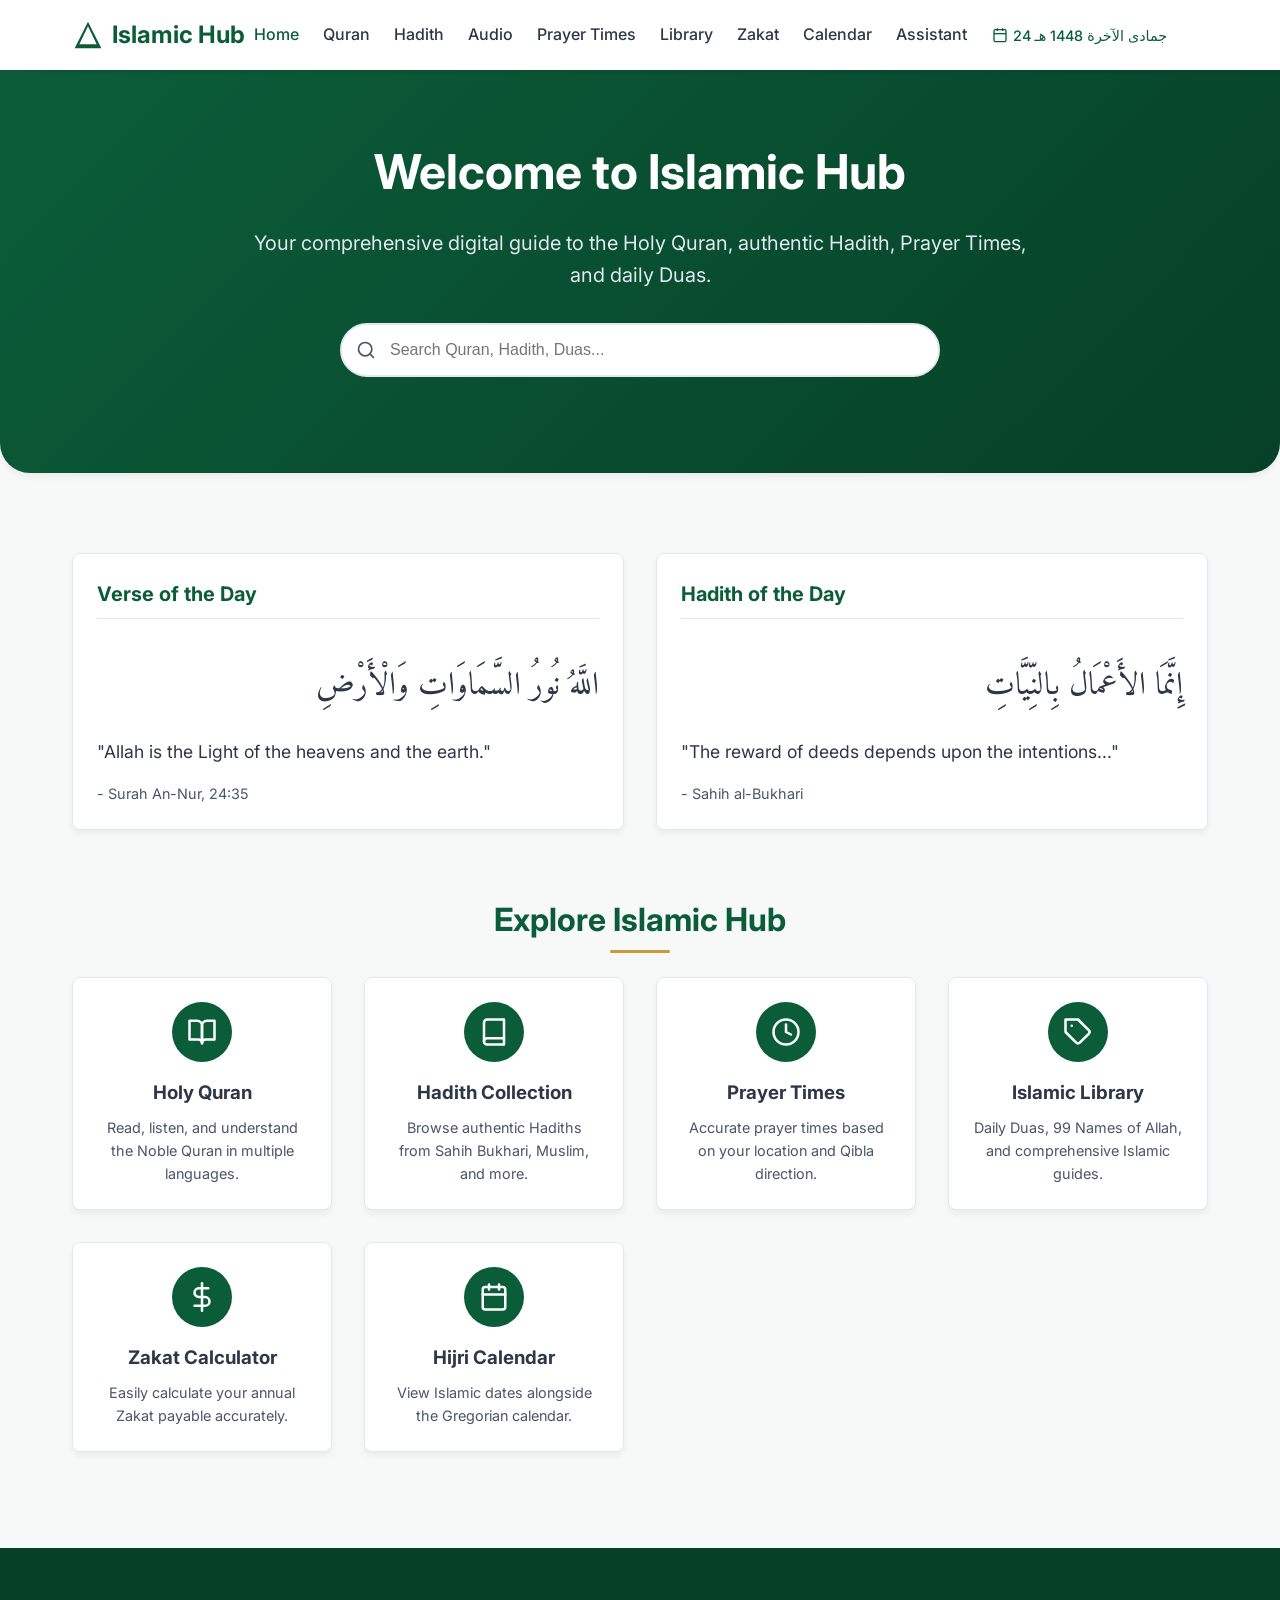
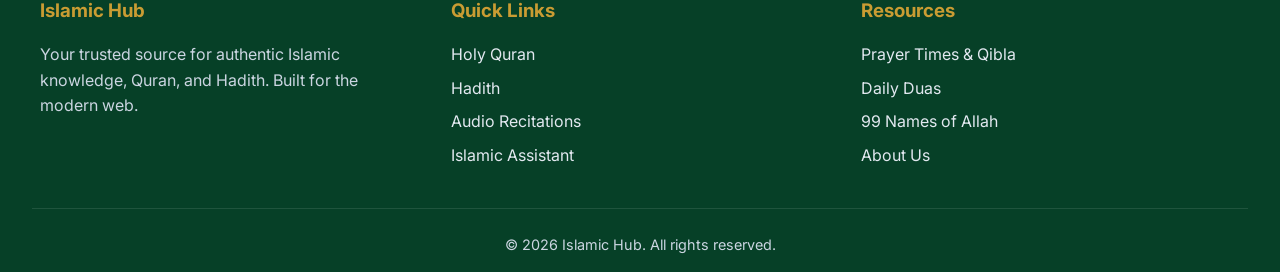
<file: index.html>
<!DOCTYPE html>
<html lang="en">
<head>
    <meta charset="UTF-8">
    <meta name="viewport" content="width=device-width, initial-scale=1.0">
    <title>Islamic Hub - Home</title>
    <meta name="description" content="Islamic Hub provides complete Quran, Hadith, Duas, Prayer Times, and an Islamic Assistant in a modern, responsive web application.">
    <!-- Google Fonts -->
    <link href="https://fonts.googleapis.com/css2?family=Amiri:wght@400;700&family=Inter:wght@300;400;500;600;700&display=swap" rel="stylesheet">
    <!-- Custom CSS -->
    <link rel="stylesheet" href="css/style_v1.css">
    <link rel="stylesheet" href="css/responsive.css">
</head>
<body>

    <!-- Header Navigation -->
    <header>
        <div class="nav-container">
            <a href="index.html" class="logo">
                <svg class="logo-icon" viewBox="0 0 24 24" xmlns="http://www.w3.org/2000/svg">
                    <path d="M12 2L2 22h20L12 2zm0 3.5L18.5 19h-13L12 5.5z"/>
                </svg>
                Islamic Hub
            </a>
            
            <nav id="nav-menu">
                <ul>
                    <li><a href="index.html" class="active">Home</a></li>
                    <li><a href="quran.html">Quran</a></li>
                    <li><a href="hadith.html">Hadith</a></li>
                    <li><a href="audio.html">Audio</a></li>
                    <li><a href="prayer.html">Prayer Times</a></li>
                    <li><a href="duas.html">Library</a></li>
                    <li><a href="zakat.html">Zakat</a></li>
                    <li><a href="calendar.html">Calendar</a></li>
                    <li><a href="assistant.html">Assistant</a></li>
                </ul>
            </nav>

            <button id="theme-toggle" class="theme-toggle" aria-label="Toggle Dark Mode">
                <!-- Icon inserted via JS -->
            </button>
            
            <button id="mobile-toggle" class="mobile-toggle" aria-label="Toggle Mobile Menu">
                <svg xmlns="http://www.w3.org/2000/svg" width="24" height="24" viewBox="0 0 24 24" fill="none" stroke="currentColor" stroke-width="2" stroke-linecap="round" stroke-linejoin="round"><line x1="3" y1="12" x2="21" y2="12"></line><line x1="3" y1="6" x2="21" y2="6"></line><line x1="3" y1="18" x2="21" y2="18"></line></svg>
            </button>
        </div>
    </header>

    <!-- Main Content -->
    <main>
        <!-- Hero Section -->
        <section class="hero" style="background: linear-gradient(135deg, var(--primary-color), var(--primary-dark)); color: white; padding: 4rem 2rem; text-align: center; border-bottom-left-radius: 30px; border-bottom-right-radius: 30px; margin-bottom: 3rem; box-shadow: var(--shadow-md);">
            <div style="max-width: 800px; margin: 0 auto;">
                <h1 style="font-size: 3rem; margin-bottom: 1rem; font-weight: 700;">Welcome to Islamic Hub</h1>
                <p style="font-size: 1.25rem; margin-bottom: 2rem; color: #e2e8f0;">Your comprehensive digital guide to the Holy Quran, authentic Hadith, Prayer Times, and daily Duas.</p>
                
                <!-- Global Search -->
                <div class="search-container">
                    <svg class="search-icon" xmlns="http://www.w3.org/2000/svg" width="20" height="20" viewBox="0 0 24 24" fill="none" stroke="currentColor" stroke-width="2" stroke-linecap="round" stroke-linejoin="round"><circle cx="11" cy="11" r="8"></circle><line x1="21" y1="21" x2="16.65" y2="16.65"></line></svg>
                    <input type="text" class="search-input" placeholder="Search Quran, Hadith, Duas...">
                </div>
            </div>
        </section>

        <div class="container">
            <!-- Today's Highlights -->
            <div style="display: grid; grid-template-columns: repeat(auto-fit, minmax(350px, 1fr)); gap: 2rem; margin-bottom: 4rem;">
                
                <!-- Today's Verse -->
                <div class="card" id="daily-verse">
                    <h2 style="color: var(--primary-color); font-size: 1.25rem; margin-bottom: 1rem; border-bottom: 1px solid var(--border-color); padding-bottom: 0.5rem;">Verse of the Day</h2>
                    <div class="arabic-text" id="verse-text-ar">
                        اللَّهُ نُورُ السَّمَاوَاتِ وَالْأَرْضِ
                    </div>
                    <p style="font-size: 1.1rem; margin-bottom: 1rem;" id="verse-text-en">"Allah is the Light of the heavens and the earth."</p>
                    <p style="color: var(--text-secondary); font-size: 0.9rem;" id="verse-ref">- Surah An-Nur, 24:35</p>
                </div>

                <!-- Today's Hadith -->
                <div class="card" id="daily-hadith">
                    <h2 style="color: var(--primary-color); font-size: 1.25rem; margin-bottom: 1rem; border-bottom: 1px solid var(--border-color); padding-bottom: 0.5rem;">Hadith of the Day</h2>
                    <div class="arabic-text" id="hadith-text-ar">
                        إِنَّمَا الأَعْمَالُ بِالنِّيَّاتِ
                    </div>
                    <p style="font-size: 1.1rem; margin-bottom: 1rem;" id="hadith-text-en">"The reward of deeds depends upon the intentions..."</p>
                    <p style="color: var(--text-secondary); font-size: 0.9rem;" id="hadith-ref">- Sahih al-Bukhari</p>
                </div>
            </div>

            <!-- Features Grid -->
            <h2 class="section-title">Explore Islamic Hub</h2>
            <div style="display: grid; grid-template-columns: repeat(auto-fit, minmax(250px, 1fr)); gap: 2rem;">
                
                <a href="quran.html" style="text-decoration: none; color: inherit;">
                    <div class="card text-center">
                        <div style="width: 60px; height: 60px; background-color: var(--primary-color); color: white; border-radius: 50%; display: flex; align-items: center; justify-content: center; margin: 0 auto 1rem;">
                            <svg xmlns="http://www.w3.org/2000/svg" width="30" height="30" viewBox="0 0 24 24" fill="none" stroke="currentColor" stroke-width="2" stroke-linecap="round" stroke-linejoin="round"><path d="M2 3h6a4 4 0 0 1 4 4v14a3 3 0 0 0-3-3H2z"></path><path d="M22 3h-6a4 4 0 0 0-4 4v14a3 3 0 0 1 3-3h7z"></path></svg>
                        </div>
                        <h3 style="margin-bottom: 0.5rem;">Holy Quran</h3>
                        <p style="color: var(--text-secondary); font-size: 0.9rem;">Read, listen, and understand the Noble Quran in multiple languages.</p>
                    </div>
                </a>

                <a href="hadith.html" style="text-decoration: none; color: inherit;">
                    <div class="card text-center">
                        <div style="width: 60px; height: 60px; background-color: var(--primary-color); color: white; border-radius: 50%; display: flex; align-items: center; justify-content: center; margin: 0 auto 1rem;">
                            <svg xmlns="http://www.w3.org/2000/svg" width="30" height="30" viewBox="0 0 24 24" fill="none" stroke="currentColor" stroke-width="2" stroke-linecap="round" stroke-linejoin="round"><path d="M4 19.5A2.5 2.5 0 0 1 6.5 17H20"></path><path d="M6.5 2H20v20H6.5A2.5 2.5 0 0 1 4 19.5v-15A2.5 2.5 0 0 1 6.5 2z"></path></svg>
                        </div>
                        <h3 style="margin-bottom: 0.5rem;">Hadith Collection</h3>
                        <p style="color: var(--text-secondary); font-size: 0.9rem;">Browse authentic Hadiths from Sahih Bukhari, Muslim, and more.</p>
                    </div>
                </a>

                <a href="prayer.html" style="text-decoration: none; color: inherit;">
                    <div class="card text-center">
                        <div style="width: 60px; height: 60px; background-color: var(--primary-color); color: white; border-radius: 50%; display: flex; align-items: center; justify-content: center; margin: 0 auto 1rem;">
                            <svg xmlns="http://www.w3.org/2000/svg" width="30" height="30" viewBox="0 0 24 24" fill="none" stroke="currentColor" stroke-width="2" stroke-linecap="round" stroke-linejoin="round"><circle cx="12" cy="12" r="10"></circle><polyline points="12 6 12 12 16 14"></polyline></svg>
                        </div>
                        <h3 style="margin-bottom: 0.5rem;">Prayer Times</h3>
                        <p style="color: var(--text-secondary); font-size: 0.9rem;">Accurate prayer times based on your location and Qibla direction.</p>
                    </div>
                </a>

                <a href="duas.html" style="text-decoration: none; color: inherit;">
                    <div class="card text-center">
                        <div style="width: 60px; height: 60px; background-color: var(--primary-color); color: white; border-radius: 50%; display: flex; align-items: center; justify-content: center; margin: 0 auto 1rem;">
                            <svg xmlns="http://www.w3.org/2000/svg" width="30" height="30" viewBox="0 0 24 24" fill="none" stroke="currentColor" stroke-width="2" stroke-linecap="round" stroke-linejoin="round"><path d="M20.59 13.41l-7.17 7.17a2 2 0 0 1-2.83 0L2 12V2h10l8.59 8.59a2 2 0 0 1 0 2.82z"></path><line x1="7" y1="7" x2="7.01" y2="7"></line></svg>
                        </div>
                        <h3 style="margin-bottom: 0.5rem;">Islamic Library</h3>
                        <p style="color: var(--text-secondary); font-size: 0.9rem;">Daily Duas, 99 Names of Allah, and comprehensive Islamic guides.</p>
                    </div>
                </a>

                <a href="zakat.html" style="text-decoration: none; color: inherit;">
                    <div class="card text-center">
                        <div style="width: 60px; height: 60px; background-color: var(--primary-color); color: white; border-radius: 50%; display: flex; align-items: center; justify-content: center; margin: 0 auto 1rem;">
                            <svg xmlns="http://www.w3.org/2000/svg" width="30" height="30" viewBox="0 0 24 24" fill="none" stroke="currentColor" stroke-width="2" stroke-linecap="round" stroke-linejoin="round"><line x1="12" y1="1" x2="12" y2="23"></line><path d="M17 5H9.5a3.5 3.5 0 0 0 0 7h5a3.5 3.5 0 0 1 0 7H6"></path></svg>
                        </div>
                        <h3 style="margin-bottom: 0.5rem;">Zakat Calculator</h3>
                        <p style="color: var(--text-secondary); font-size: 0.9rem;">Easily calculate your annual Zakat payable accurately.</p>
                    </div>
                </a>

                <a href="calendar.html" style="text-decoration: none; color: inherit;">
                    <div class="card text-center">
                        <div style="width: 60px; height: 60px; background-color: var(--primary-color); color: white; border-radius: 50%; display: flex; align-items: center; justify-content: center; margin: 0 auto 1rem;">
                            <svg xmlns="http://www.w3.org/2000/svg" width="30" height="30" viewBox="0 0 24 24" fill="none" stroke="currentColor" stroke-width="2" stroke-linecap="round" stroke-linejoin="round"><rect x="3" y="4" width="18" height="18" rx="2" ry="2"></rect><line x1="16" y1="2" x2="16" y2="6"></line><line x1="8" y1="2" x2="8" y2="6"></line><line x1="3" y1="10" x2="21" y2="10"></line></svg>
                        </div>
                        <h3 style="margin-bottom: 0.5rem;">Hijri Calendar</h3>
                        <p style="color: var(--text-secondary); font-size: 0.9rem;">View Islamic dates alongside the Gregorian calendar.</p>
                    </div>
                </a>

            </div>
        </div>
    </main>

    <!-- Footer -->
    <footer>
        <div class="footer-content">
            <div class="footer-col">
                <h3>Islamic Hub</h3>
                <p style="color: #cbd5e1; margin-bottom: 1rem;">Your trusted source for authentic Islamic knowledge, Quran, and Hadith. Built for the modern web.</p>
            </div>
            <div class="footer-col">
                <h3>Quick Links</h3>
                <ul>
                    <li><a href="quran.html">Holy Quran</a></li>
                    <li><a href="hadith.html">Hadith</a></li>
                    <li><a href="audio.html">Audio Recitations</a></li>
                    <li><a href="assistant.html">Islamic Assistant</a></li>
                </ul>
            </div>
            <div class="footer-col">
                <h3>Resources</h3>
                <ul>
                    <li><a href="prayer.html">Prayer Times & Qibla</a></li>
                    <li><a href="duas.html">Daily Duas</a></li>
                    <li><a href="names.html">99 Names of Allah</a></li>
                    <li><a href="about.html">About Us</a></li>
                </ul>
            </div>
        </div>
        <div class="footer-bottom">
            <p>&copy; 2026 Islamic Hub. All rights reserved.</p>
        </div>
    </footer>

    <script src="js/main_v1.js"></script>
</body>
</html>
</file>
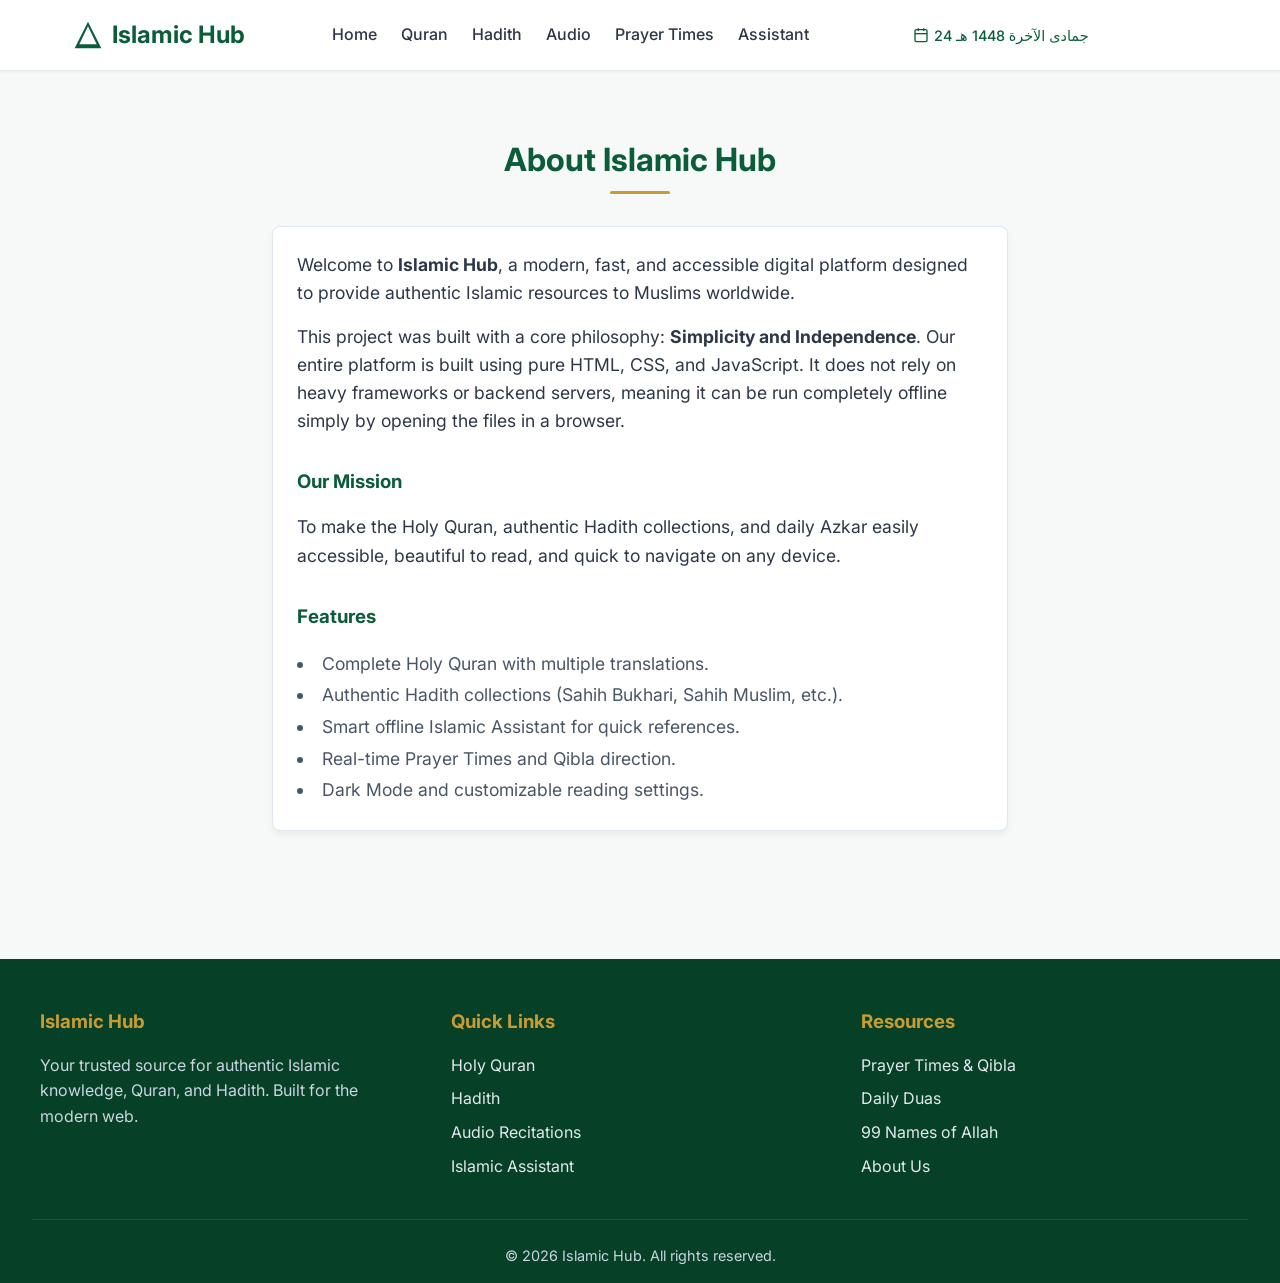
<file: about.html>
<!DOCTYPE html>
<html lang="en">
<head>
    <meta charset="UTF-8">
    <meta name="viewport" content="width=device-width, initial-scale=1.0">
    <title>Islamic Hub - About Us</title>
    <link href="https://fonts.googleapis.com/css2?family=Amiri:wght@400;700&family=Inter:wght@300;400;500;600;700&display=swap" rel="stylesheet">
    <link rel="stylesheet" href="css/style_v1.css">
    <link rel="stylesheet" href="css/responsive.css">
</head>
<body>

    <header>
        <div class="nav-container">
            <a href="index.html" class="logo">
                <svg class="logo-icon" viewBox="0 0 24 24" xmlns="http://www.w3.org/2000/svg"><path d="M12 2L2 22h20L12 2zm0 3.5L18.5 19h-13L12 5.5z"/></svg>
                Islamic Hub
            </a>
            <nav id="nav-menu">
                <ul>
                    <li><a href="index.html">Home</a></li>
                    <li><a href="quran.html">Quran</a></li>
                    <li><a href="hadith.html">Hadith</a></li>
                    <li><a href="audio.html">Audio</a></li>
                    <li><a href="prayer.html">Prayer Times</a></li>
                    <li><a href="assistant.html">Assistant</a></li>
                </ul>
            </nav>
            <button id="theme-toggle" class="theme-toggle"></button>
            <button id="mobile-toggle" class="mobile-toggle">
                <svg xmlns="http://www.w3.org/2000/svg" width="24" height="24" viewBox="0 0 24 24" fill="none" stroke="currentColor" stroke-width="2" stroke-linecap="round" stroke-linejoin="round"><line x1="3" y1="12" x2="21" y2="12"></line><line x1="3" y1="6" x2="21" y2="6"></line><line x1="3" y1="18" x2="21" y2="18"></line></svg>
            </button>
        </div>
    </header>

    <div class="container" style="max-width: 800px; padding-top: 4rem; padding-bottom: 4rem;">
        <h1 class="section-title">About Islamic Hub</h1>
        
        <div class="card" style="margin-top: 2rem;">
            <p style="font-size: 1.1rem; margin-bottom: 1rem;">Welcome to <strong>Islamic Hub</strong>, a modern, fast, and accessible digital platform designed to provide authentic Islamic resources to Muslims worldwide.</p>
            
            <p style="font-size: 1.1rem; margin-bottom: 1rem;">This project was built with a core philosophy: <strong>Simplicity and Independence</strong>. Our entire platform is built using pure HTML, CSS, and JavaScript. It does not rely on heavy frameworks or backend servers, meaning it can be run completely offline simply by opening the files in a browser.</p>

            <h3 style="color: var(--primary-color); margin-top: 2rem; margin-bottom: 1rem;">Our Mission</h3>
            <p style="font-size: 1.1rem; margin-bottom: 1rem;">To make the Holy Quran, authentic Hadith collections, and daily Azkar easily accessible, beautiful to read, and quick to navigate on any device.</p>

            <h3 style="color: var(--primary-color); margin-top: 2rem; margin-bottom: 1rem;">Features</h3>
            <ul style="list-style-position: inside; font-size: 1.1rem; line-height: 1.8; color: var(--text-secondary);">
                <li>Complete Holy Quran with multiple translations.</li>
                <li>Authentic Hadith collections (Sahih Bukhari, Sahih Muslim, etc.).</li>
                <li>Smart offline Islamic Assistant for quick references.</li>
                <li>Real-time Prayer Times and Qibla direction.</li>
                <li>Dark Mode and customizable reading settings.</li>
            </ul>
        </div>
    </div>

    <!-- Footer -->
    <footer>
        <div class="footer-content">
            <div class="footer-col">
                <h3>Islamic Hub</h3>
                <p style="color: #cbd5e1; margin-bottom: 1rem;">Your trusted source for authentic Islamic knowledge, Quran, and Hadith. Built for the modern web.</p>
            </div>
            <div class="footer-col">
                <h3>Quick Links</h3>
                <ul>
                    <li><a href="quran.html">Holy Quran</a></li>
                    <li><a href="hadith.html">Hadith</a></li>
                    <li><a href="audio.html">Audio Recitations</a></li>
                    <li><a href="assistant.html">Islamic Assistant</a></li>
                </ul>
            </div>
            <div class="footer-col">
                <h3>Resources</h3>
                <ul>
                    <li><a href="prayer.html">Prayer Times & Qibla</a></li>
                    <li><a href="duas.html">Daily Duas</a></li>
                    <li><a href="names.html">99 Names of Allah</a></li>
                    <li><a href="about.html">About Us</a></li>
                </ul>
            </div>
        </div>
        <div class="footer-bottom">
            <p>&copy; 2026 Islamic Hub. All rights reserved.</p>
        </div>
    </footer>

    <script src="js/main_v1.js"></script>
</body>
</html>
</file>
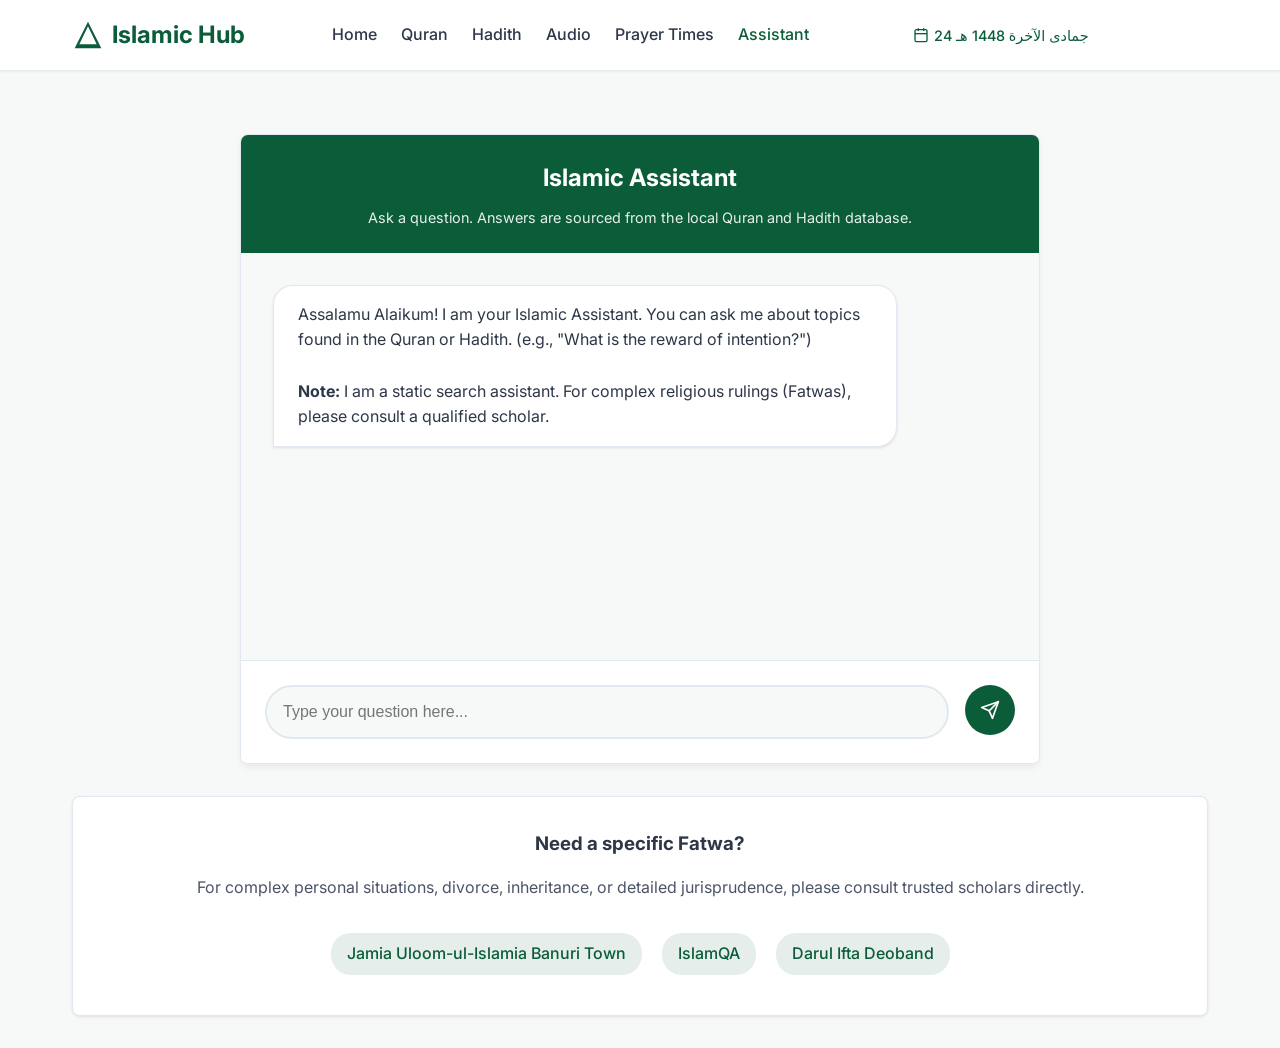
<file: assistant.html>
<!DOCTYPE html>
<html lang="en">
<head>
    <meta charset="UTF-8">
    <meta name="viewport" content="width=device-width, initial-scale=1.0">
    <title>Islamic Hub - Assistant</title>
    <link href="https://fonts.googleapis.com/css2?family=Amiri:wght@400;700&family=Inter:wght@300;400;500;600;700&display=swap" rel="stylesheet">
    <link rel="stylesheet" href="css/style_v1.css">
    <link rel="stylesheet" href="css/responsive.css">
    <style>
        .assistant-container {
            max-width: 800px;
            margin: 2rem auto;
            background: var(--surface-color);
            border-radius: var(--radius);
            box-shadow: var(--shadow-md);
            border: 1px solid var(--border-color);
            overflow: hidden;
            display: flex;
            flex-direction: column;
            height: 70vh;
        }

        .chat-header {
            background-color: var(--primary-color);
            color: white;
            padding: 1.5rem;
            text-align: center;
        }

        .chat-header h2 { margin: 0; font-size: 1.5rem; }
        .chat-header p { margin-top: 0.5rem; font-size: 0.9rem; opacity: 0.9; }

        .chat-box {
            flex: 1;
            padding: 2rem;
            overflow-y: auto;
            background-color: var(--bg-color);
        }

        .message {
            margin-bottom: 1.5rem;
            max-width: 85%;
        }

        .message-user {
            margin-left: auto;
            background-color: var(--primary-color);
            color: white;
            padding: 1rem 1.5rem;
            border-radius: 20px 20px 0 20px;
        }

        .message-assistant {
            margin-right: auto;
            background-color: var(--surface-color);
            border: 1px solid var(--border-color);
            color: var(--text-primary);
            padding: 1rem 1.5rem;
            border-radius: 20px 20px 20px 0;
            box-shadow: var(--shadow-sm);
        }

        .message-assistant .ref {
            font-size: 0.85rem;
            color: var(--primary-color);
            margin-top: 0.5rem;
            display: block;
            font-weight: 600;
        }

        .chat-input-area {
            padding: 1.5rem;
            background: var(--surface-color);
            border-top: 1px solid var(--border-color);
            display: flex;
            gap: 1rem;
        }

        .chat-input {
            flex: 1;
            padding: 1rem;
            border: 2px solid var(--border-color);
            border-radius: 30px;
            font-size: 1rem;
            background: var(--bg-color);
            color: var(--text-primary);
        }

        .chat-input:focus {
            outline: none;
            border-color: var(--primary-color);
        }

        .chat-submit {
            background-color: var(--primary-color);
            color: white;
            border: none;
            width: 50px;
            height: 50px;
            border-radius: 50%;
            cursor: pointer;
            display: flex;
            align-items: center;
            justify-content: center;
            transition: var(--transition);
        }

        .chat-submit:hover {
            background-color: var(--primary-dark);
            transform: scale(1.05);
        }

        .fatwa-links {
            margin-top: 2rem;
            padding: 2rem;
            background: var(--surface-color);
            border-radius: var(--radius);
            box-shadow: var(--shadow-sm);
            text-align: center;
            border: 1px solid var(--border-color);
        }
        
        .fatwa-links a {
            display: inline-block;
            margin: 0.5rem;
            padding: 0.5rem 1rem;
            background: rgba(11, 93, 58, 0.1);
            color: var(--primary-color);
            text-decoration: none;
            border-radius: 20px;
            font-weight: 500;
        }

        .fatwa-links a:hover {
            background: var(--primary-color);
            color: white;
        }
    </style>
</head>
<body>

    <header>
        <div class="nav-container">
            <a href="index.html" class="logo">
                <svg class="logo-icon" viewBox="0 0 24 24" xmlns="http://www.w3.org/2000/svg"><path d="M12 2L2 22h20L12 2zm0 3.5L18.5 19h-13L12 5.5z"/></svg>
                Islamic Hub
            </a>
            <nav id="nav-menu">
                <ul>
                    <li><a href="index.html">Home</a></li>
                    <li><a href="quran.html">Quran</a></li>
                    <li><a href="hadith.html">Hadith</a></li>
                    <li><a href="audio.html">Audio</a></li>
                    <li><a href="prayer.html">Prayer Times</a></li>
                    <li><a href="assistant.html" class="active">Assistant</a></li>
                </ul>
            </nav>
            <button id="theme-toggle" class="theme-toggle" aria-label="Toggle Dark Mode"></button>
            <button id="mobile-toggle" class="mobile-toggle" aria-label="Toggle Mobile Menu">
                <svg xmlns="http://www.w3.org/2000/svg" width="24" height="24" viewBox="0 0 24 24" fill="none" stroke="currentColor" stroke-width="2" stroke-linecap="round" stroke-linejoin="round"><line x1="3" y1="12" x2="21" y2="12"></line><line x1="3" y1="6" x2="21" y2="6"></line><line x1="3" y1="18" x2="21" y2="18"></line></svg>
            </button>
        </div>
    </header>

    <div class="container">
        
        <div class="assistant-container">
            <div class="chat-header">
                <h2>Islamic Assistant</h2>
                <p>Ask a question. Answers are sourced from the local Quran and Hadith database.</p>
            </div>
            
            <div class="chat-box" id="chat-box">
                <div class="message message-assistant">
                    Assalamu Alaikum! I am your Islamic Assistant. You can ask me about topics found in the Quran or Hadith. (e.g., "What is the reward of intention?")
                    <br><br>
                    <strong>Note:</strong> I am a static search assistant. For complex religious rulings (Fatwas), please consult a qualified scholar.
                </div>
            </div>
            
            <div class="chat-input-area">
                <input type="text" id="chat-input" class="chat-input" placeholder="Type your question here...">
                <button id="chat-submit" class="chat-submit">
                    <svg xmlns="http://www.w3.org/2000/svg" width="20" height="20" viewBox="0 0 24 24" fill="none" stroke="currentColor" stroke-width="2" stroke-linecap="round" stroke-linejoin="round"><line x1="22" y1="2" x2="11" y2="13"></line><polygon points="22 2 15 22 11 13 2 9 22 2"></polygon></svg>
                </button>
            </div>
        </div>

        <div class="fatwa-links">
            <h3 style="margin-bottom: 1rem; color: var(--text-primary);">Need a specific Fatwa?</h3>
            <p style="color: var(--text-secondary); margin-bottom: 1.5rem;">For complex personal situations, divorce, inheritance, or detailed jurisprudence, please consult trusted scholars directly.</p>
            <a href="https://www.banuri.edu.pk/" target="_blank">Jamia Uloom-ul-Islamia Banuri Town</a>
            <a href="https://islamqa.info/en" target="_blank">IslamQA</a>
            <a href="https://darulifta-deoband.com/" target="_blank">Darul Ifta Deoband</a>
        </div>
    </div>

    <script src="json/quran.js"></script>
    <script src="json/hadith.js"></script>
    <script src="js/main_v1.js"></script>
    <script src="js/assistant.js"></script>
</body>
</html>
</file>
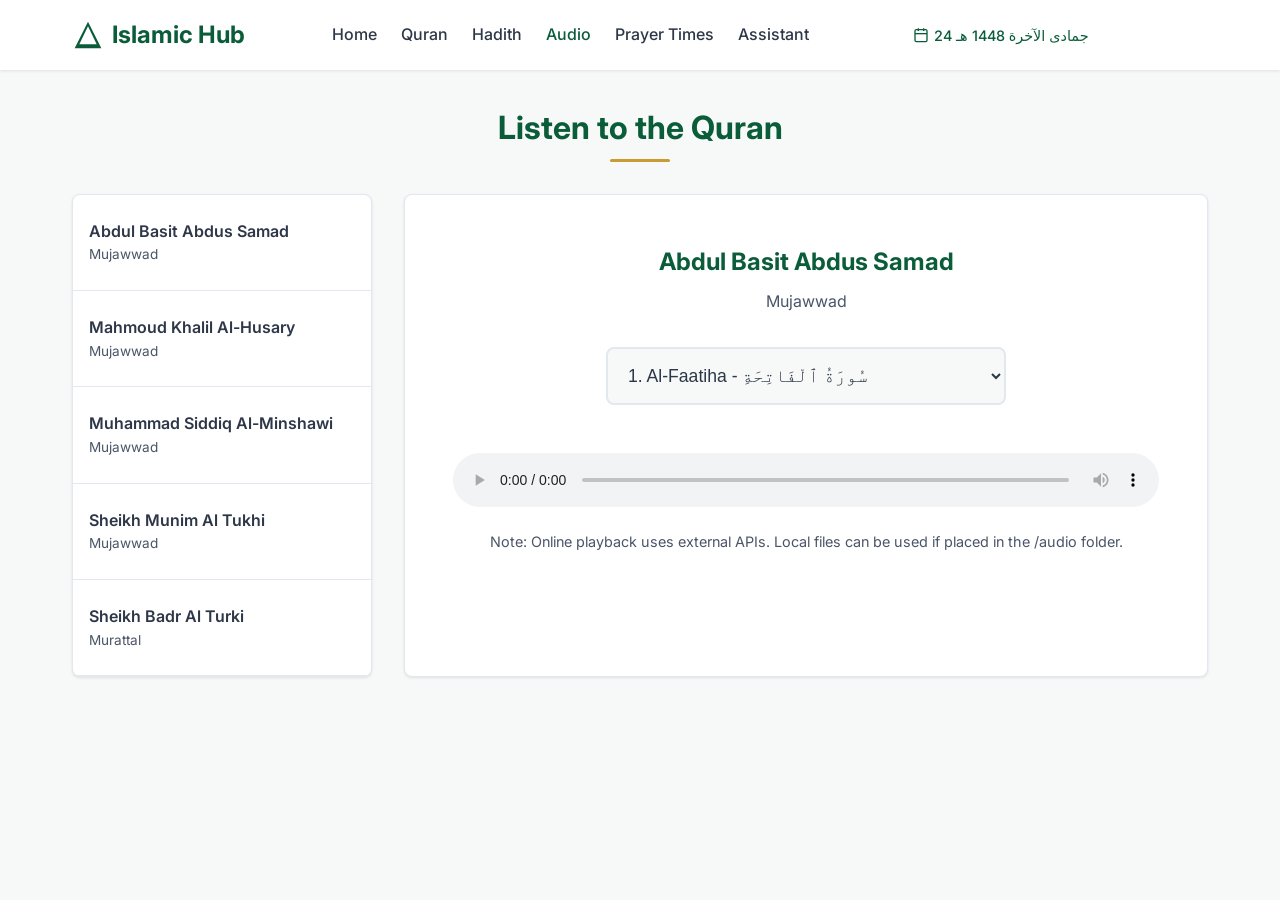
<file: audio.html>
<!DOCTYPE html>
<html lang="en">
<head>
    <meta charset="UTF-8">
    <meta name="viewport" content="width=device-width, initial-scale=1.0">
    <title>Islamic Hub - Audio Quran</title>
    <link href="https://fonts.googleapis.com/css2?family=Amiri:wght@400;700&family=Inter:wght@300;400;500;600;700&display=swap" rel="stylesheet">
    <link rel="stylesheet" href="css/style_v1.css">
    <link rel="stylesheet" href="css/responsive.css">
    <style>
        .audio-layout {
            display: grid;
            grid-template-columns: 300px 1fr;
            gap: 2rem;
            margin-top: 2rem;
        }

        .reciters-list {
            background: var(--surface-color);
            border-radius: var(--radius);
            box-shadow: var(--shadow-sm);
            border: 1px solid var(--border-color);
        }

        .reciter-item {
            padding: 1.5rem 1rem;
            border-bottom: 1px solid var(--border-color);
            cursor: pointer;
            transition: var(--transition);
        }

        .reciter-item:hover, .reciter-item.active {
            background: rgba(11, 93, 58, 0.1);
            color: var(--primary-color);
        }

        .audio-player-card {
            background: var(--surface-color);
            border-radius: var(--radius);
            box-shadow: var(--shadow-sm);
            padding: 3rem;
            border: 1px solid var(--border-color);
            text-align: center;
        }

        .surah-select {
            width: 100%;
            max-width: 400px;
            padding: 1rem;
            border-radius: var(--radius);
            border: 2px solid var(--border-color);
            font-size: 1.1rem;
            background: var(--bg-color);
            color: var(--text-primary);
            margin-bottom: 2rem;
        }

        .player-controls {
            display: flex;
            justify-content: center;
            align-items: center;
            gap: 1.5rem;
            margin: 2rem 0;
        }

        .btn-play {
            background-color: var(--primary-color);
            color: white;
            border: none;
            width: 70px;
            height: 70px;
            border-radius: 50%;
            display: flex;
            align-items: center;
            justify-content: center;
            cursor: pointer;
            transition: var(--transition);
            box-shadow: var(--shadow-md);
        }

        .btn-play:hover {
            transform: scale(1.05);
            background-color: var(--primary-dark);
        }

        .btn-ctrl {
            background: none;
            border: none;
            color: var(--text-primary);
            cursor: pointer;
            transition: var(--transition);
            display: flex;
            align-items: center;
            justify-content: center;
            width: 50px;
            height: 50px;
            border-radius: 50%;
        }

        .btn-ctrl:hover {
            background-color: var(--border-color);
            color: var(--primary-color);
        }

        @media (max-width: 900px) {
            .audio-layout { grid-template-columns: 1fr; }
        }
    </style>
</head>
<body>

    <header>
        <div class="nav-container">
            <a href="index.html" class="logo">
                <svg class="logo-icon" viewBox="0 0 24 24" xmlns="http://www.w3.org/2000/svg"><path d="M12 2L2 22h20L12 2zm0 3.5L18.5 19h-13L12 5.5z"/></svg>
                Islamic Hub
            </a>
            <nav id="nav-menu">
                <ul>
                    <li><a href="index.html">Home</a></li>
                    <li><a href="quran.html">Quran</a></li>
                    <li><a href="hadith.html">Hadith</a></li>
                    <li><a href="audio.html" class="active">Audio</a></li>
                    <li><a href="prayer.html">Prayer Times</a></li>
                    <li><a href="assistant.html">Assistant</a></li>
                </ul>
            </nav>
            <button id="theme-toggle" class="theme-toggle" aria-label="Toggle Dark Mode"></button>
            <button id="mobile-toggle" class="mobile-toggle" aria-label="Toggle Mobile Menu">
                <svg xmlns="http://www.w3.org/2000/svg" width="24" height="24" viewBox="0 0 24 24" fill="none" stroke="currentColor" stroke-width="2" stroke-linecap="round" stroke-linejoin="round"><line x1="3" y1="12" x2="21" y2="12"></line><line x1="3" y1="6" x2="21" y2="6"></line><line x1="3" y1="18" x2="21" y2="18"></line></svg>
            </button>
        </div>
    </header>

    <div class="container" style="max-width: 1200px;">
        <h1 class="section-title">Listen to the Quran</h1>
        
        <div class="audio-layout">
            <!-- Sidebar: Reciters -->
            <aside class="reciters-list" id="reciters-list">
                <!-- Populated by JS -->
                <div class="loader-container"><div class="loader"></div></div>
            </aside>

            <!-- Main Content: Player -->
            <main class="audio-player-card">
                <h2 id="current-reciter-name" style="margin-bottom: 0.5rem; color: var(--primary-color);">Select a Reciter</h2>
                <p id="current-reciter-style" style="color: var(--text-secondary); margin-bottom: 2rem;"></p>

                <select id="surah-select" class="surah-select">
                    <!-- Populated by JS -->
                </select>

                <!-- Audio Element (Hidden, controlled via custom UI) -->
                <audio id="quran-audio" style="width: 100%; margin-top: 1rem;" controls></audio>
                <p style="font-size: 0.9rem; color: var(--text-secondary); margin-top: 1rem;">Note: Online playback uses external APIs. Local files can be used if placed in the /audio folder.</p>
            </main>
        </div>
    </div>

    <script src="json/quran.js"></script>
    <script src="json/audio.js"></script>
    <script src="js/main_v1.js"></script>
    <script src="js/audio.js"></script>
</body>
</html>
</file>
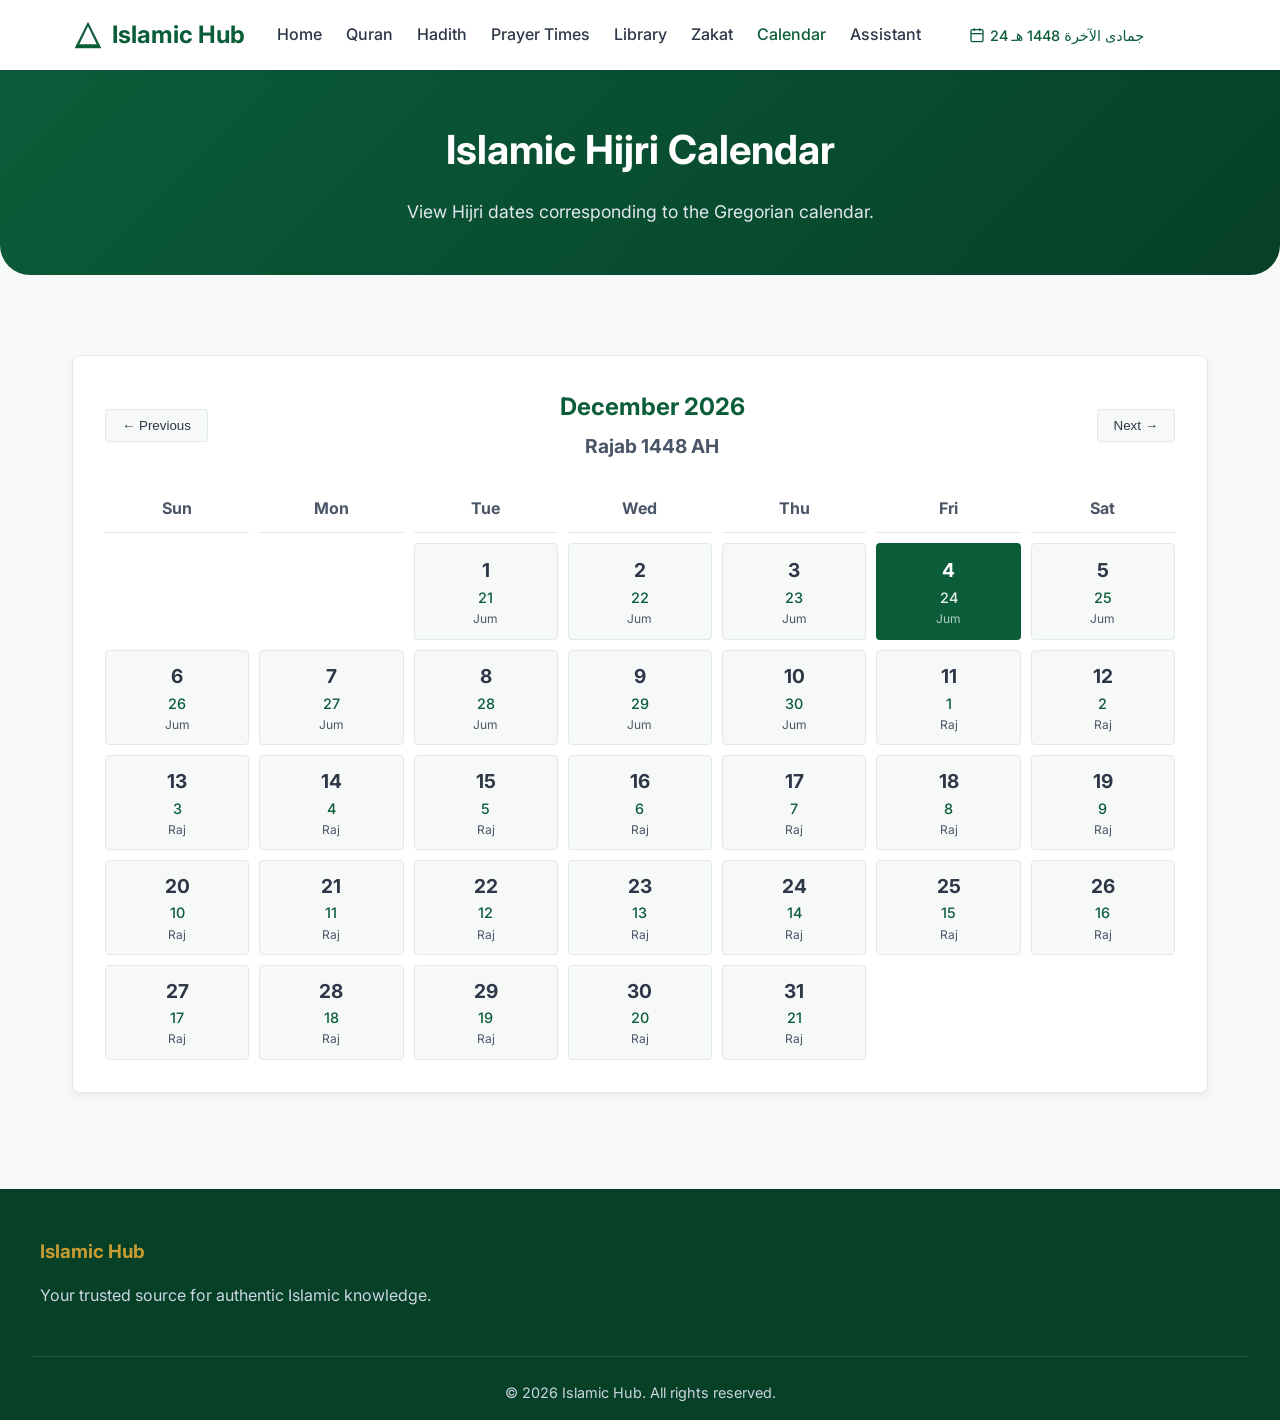
<file: calendar.html>
<!DOCTYPE html>
<html lang="en">
<head>
    <meta charset="UTF-8">
    <meta name="viewport" content="width=device-width, initial-scale=1.0">
    <title>Islamic Calendar - Islamic Hub</title>
    <meta name="description" content="View the full Islamic Hijri Calendar mapped to Gregorian dates.">
    <link href="https://fonts.googleapis.com/css2?family=Amiri:wght@400;700&family=Inter:wght@300;400;500;600;700&display=swap" rel="stylesheet">
    <link rel="stylesheet" href="css/style_v1.css">
    <link rel="stylesheet" href="css/responsive.css">
</head>
<body>

    <header>
        <div class="nav-container">
            <a href="index.html" class="logo">
                <svg class="logo-icon" viewBox="0 0 24 24" xmlns="http://www.w3.org/2000/svg">
                    <path d="M12 2L2 22h20L12 2zm0 3.5L18.5 19h-13L12 5.5z"/>
                </svg>
                Islamic Hub
            </a>
            
            <nav id="nav-menu">
                <ul>
                    <li><a href="index.html">Home</a></li>
                    <li><a href="quran.html">Quran</a></li>
                    <li><a href="hadith.html">Hadith</a></li>
                    <li><a href="prayer.html">Prayer Times</a></li>
                    <li><a href="duas.html">Library</a></li>
                    <li><a href="zakat.html">Zakat</a></li>
                    <li><a href="calendar.html" class="active">Calendar</a></li>
                    <li><a href="assistant.html">Assistant</a></li>
                </ul>
            </nav>

            <button id="theme-toggle" class="theme-toggle" aria-label="Toggle Dark Mode"></button>
            <button id="mobile-toggle" class="mobile-toggle" aria-label="Toggle Mobile Menu">
                <svg xmlns="http://www.w3.org/2000/svg" width="24" height="24" viewBox="0 0 24 24" fill="none" stroke="currentColor" stroke-width="2"><line x1="3" y1="12" x2="21" y2="12"></line><line x1="3" y1="6" x2="21" y2="6"></line><line x1="3" y1="18" x2="21" y2="18"></line></svg>
            </button>
        </div>
    </header>

    <main>
        <section class="hero" style="background: linear-gradient(135deg, var(--primary-color), var(--primary-dark)); color: white; padding: 3rem 2rem; text-align: center; border-bottom-left-radius: 30px; border-bottom-right-radius: 30px; margin-bottom: 3rem;">
            <div style="max-width: 800px; margin: 0 auto;">
                <h1 style="font-size: 2.5rem; margin-bottom: 1rem;">Islamic Hijri Calendar</h1>
                <p style="font-size: 1.1rem; color: #e2e8f0;">View Hijri dates corresponding to the Gregorian calendar.</p>
            </div>
        </section>

        <div class="container">
            <div class="card" style="padding: 2rem;">
                <div style="display: flex; justify-content: space-between; align-items: center; margin-bottom: 2rem; flex-wrap: wrap; gap: 1rem;">
                    <button id="prev-month" style="background: var(--bg-color); color: var(--text-color); border: 1px solid var(--border-color); padding: 0.5rem 1rem; border-radius: 4px; cursor: pointer;">&larr; Previous</button>
                    <h2 id="calendar-title" style="color: var(--primary-color); margin: 0; text-align: center; flex: 1;">Loading...</h2>
                    <button id="next-month" style="background: var(--bg-color); color: var(--text-color); border: 1px solid var(--border-color); padding: 0.5rem 1rem; border-radius: 4px; cursor: pointer;">Next &rarr;</button>
                </div>

                <div id="calendar-grid" style="display: grid; grid-template-columns: repeat(7, 1fr); gap: 10px; text-align: center;">
                    <!-- Days of week -->
                    <div style="font-weight: bold; color: var(--text-secondary); padding-bottom: 10px; border-bottom: 1px solid var(--border-color);">Sun</div>
                    <div style="font-weight: bold; color: var(--text-secondary); padding-bottom: 10px; border-bottom: 1px solid var(--border-color);">Mon</div>
                    <div style="font-weight: bold; color: var(--text-secondary); padding-bottom: 10px; border-bottom: 1px solid var(--border-color);">Tue</div>
                    <div style="font-weight: bold; color: var(--text-secondary); padding-bottom: 10px; border-bottom: 1px solid var(--border-color);">Wed</div>
                    <div style="font-weight: bold; color: var(--text-secondary); padding-bottom: 10px; border-bottom: 1px solid var(--border-color);">Thu</div>
                    <div style="font-weight: bold; color: var(--text-secondary); padding-bottom: 10px; border-bottom: 1px solid var(--border-color);">Fri</div>
                    <div style="font-weight: bold; color: var(--text-secondary); padding-bottom: 10px; border-bottom: 1px solid var(--border-color);">Sat</div>
                </div>
                
                <div id="calendar-days" style="display: grid; grid-template-columns: repeat(7, 1fr); gap: 10px; text-align: center; margin-top: 10px;">
                    <!-- Days will be inserted here dynamically -->
                </div>
            </div>
        </div>
    </main>

    <footer>
        <div class="footer-content">
            <div class="footer-col">
                <h3>Islamic Hub</h3>
                <p style="color: #cbd5e1; margin-bottom: 1rem;">Your trusted source for authentic Islamic knowledge.</p>
            </div>
        </div>
        <div class="footer-bottom">
            <p>&copy; 2026 Islamic Hub. All rights reserved.</p>
        </div>
    </footer>

    <script src="js/main_v1.js"></script>
    <script src="js/calendar_v1.js"></script>
</body>
</html>
</file>
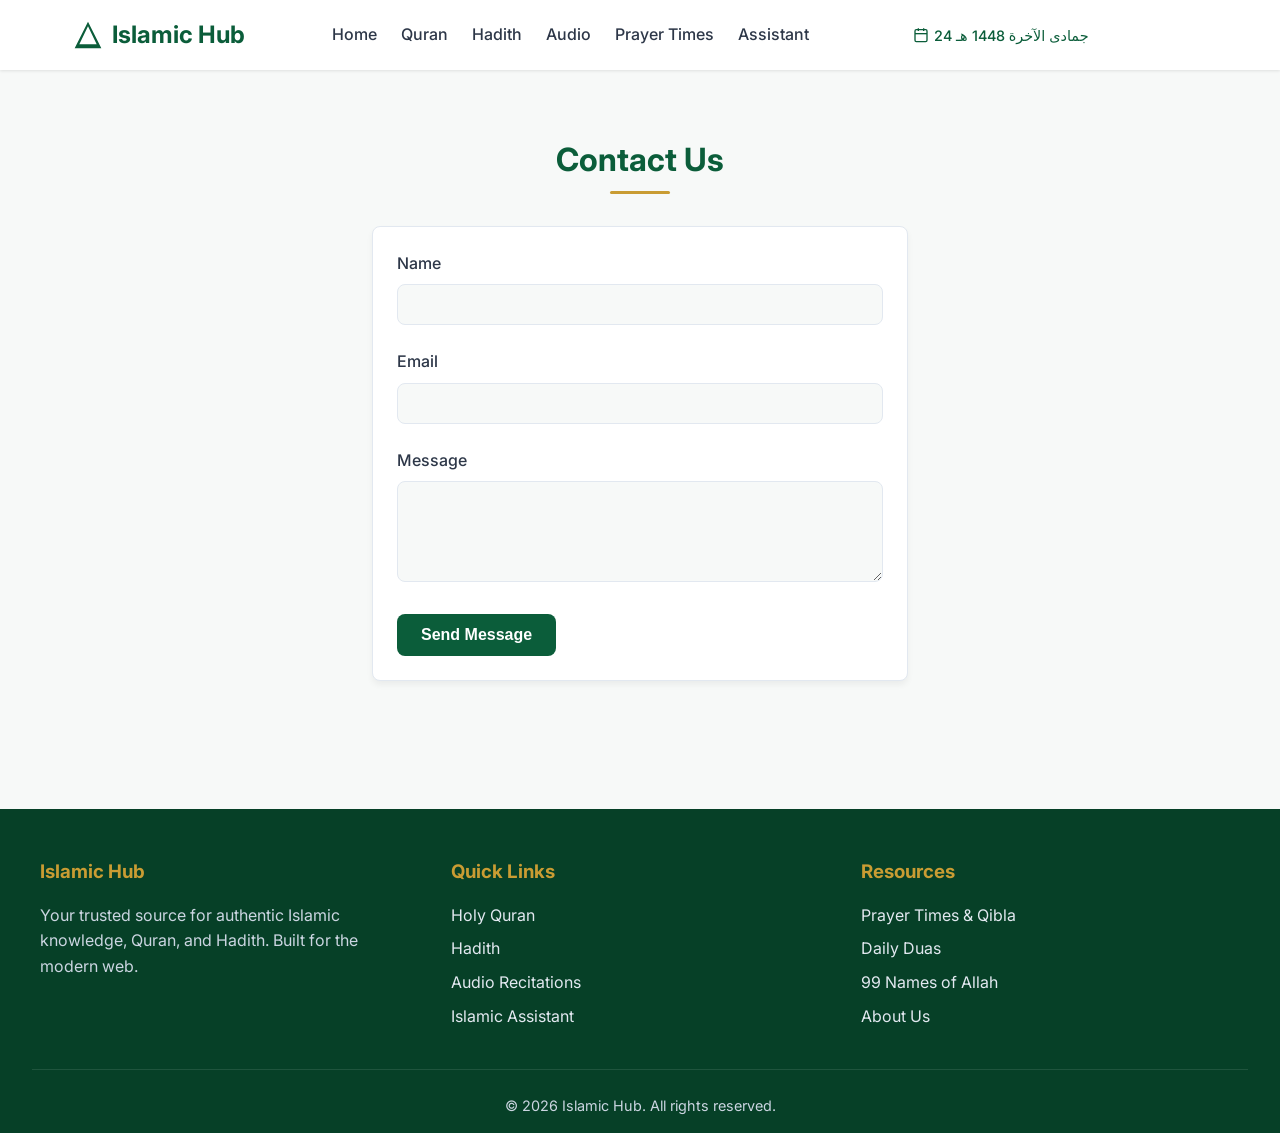
<file: contact.html>
<!DOCTYPE html>
<html lang="en">
<head>
    <meta charset="UTF-8">
    <meta name="viewport" content="width=device-width, initial-scale=1.0">
    <title>Islamic Hub - Contact</title>
    <link href="https://fonts.googleapis.com/css2?family=Amiri:wght@400;700&family=Inter:wght@300;400;500;600;700&display=swap" rel="stylesheet">
    <link rel="stylesheet" href="css/style_v1.css">
    <link rel="stylesheet" href="css/responsive.css">
</head>
<body>

    <header>
        <div class="nav-container">
            <a href="index.html" class="logo">
                <svg class="logo-icon" viewBox="0 0 24 24" xmlns="http://www.w3.org/2000/svg"><path d="M12 2L2 22h20L12 2zm0 3.5L18.5 19h-13L12 5.5z"/></svg>
                Islamic Hub
            </a>
            <nav id="nav-menu">
                <ul>
                    <li><a href="index.html">Home</a></li>
                    <li><a href="quran.html">Quran</a></li>
                    <li><a href="hadith.html">Hadith</a></li>
                    <li><a href="audio.html">Audio</a></li>
                    <li><a href="prayer.html">Prayer Times</a></li>
                    <li><a href="assistant.html">Assistant</a></li>
                </ul>
            </nav>
            <button id="theme-toggle" class="theme-toggle"></button>
            <button id="mobile-toggle" class="mobile-toggle">
                <svg xmlns="http://www.w3.org/2000/svg" width="24" height="24" viewBox="0 0 24 24" fill="none" stroke="currentColor" stroke-width="2" stroke-linecap="round" stroke-linejoin="round"><line x1="3" y1="12" x2="21" y2="12"></line><line x1="3" y1="6" x2="21" y2="6"></line><line x1="3" y1="18" x2="21" y2="18"></line></svg>
            </button>
        </div>
    </header>

    <div class="container" style="max-width: 600px; padding-top: 4rem; padding-bottom: 4rem;">
        <h1 class="section-title">Contact Us</h1>
        
        <div class="card" style="margin-top: 2rem;">
            <form onsubmit="event.preventDefault(); alert('Message sent successfully! (Demo only)');" style="display: flex; flex-direction: column; gap: 1.5rem;">
                
                <div>
                    <label for="name" style="display: block; margin-bottom: 0.5rem; font-weight: 500;">Name</label>
                    <input type="text" id="name" required style="width: 100%; padding: 0.75rem; border: 1px solid var(--border-color); border-radius: var(--radius); background: var(--bg-color); color: var(--text-primary);">
                </div>

                <div>
                    <label for="email" style="display: block; margin-bottom: 0.5rem; font-weight: 500;">Email</label>
                    <input type="email" id="email" required style="width: 100%; padding: 0.75rem; border: 1px solid var(--border-color); border-radius: var(--radius); background: var(--bg-color); color: var(--text-primary);">
                </div>

                <div>
                    <label for="message" style="display: block; margin-bottom: 0.5rem; font-weight: 500;">Message</label>
                    <textarea id="message" rows="5" required style="width: 100%; padding: 0.75rem; border: 1px solid var(--border-color); border-radius: var(--radius); background: var(--bg-color); color: var(--text-primary); resize: vertical;"></textarea>
                </div>

                <button type="submit" class="btn btn-primary" style="align-self: flex-start;">Send Message</button>
            </form>
        </div>
    </div>

    <!-- Footer -->
    <footer>
        <div class="footer-content">
            <div class="footer-col">
                <h3>Islamic Hub</h3>
                <p style="color: #cbd5e1; margin-bottom: 1rem;">Your trusted source for authentic Islamic knowledge, Quran, and Hadith. Built for the modern web.</p>
            </div>
            <div class="footer-col">
                <h3>Quick Links</h3>
                <ul>
                    <li><a href="quran.html">Holy Quran</a></li>
                    <li><a href="hadith.html">Hadith</a></li>
                    <li><a href="audio.html">Audio Recitations</a></li>
                    <li><a href="assistant.html">Islamic Assistant</a></li>
                </ul>
            </div>
            <div class="footer-col">
                <h3>Resources</h3>
                <ul>
                    <li><a href="prayer.html">Prayer Times & Qibla</a></li>
                    <li><a href="duas.html">Daily Duas</a></li>
                    <li><a href="names.html">99 Names of Allah</a></li>
                    <li><a href="about.html">About Us</a></li>
                </ul>
            </div>
        </div>
        <div class="footer-bottom">
            <p>&copy; 2026 Islamic Hub. All rights reserved.</p>
        </div>
    </footer>

    <script src="js/main_v1.js"></script>
</body>
</html>
</file>
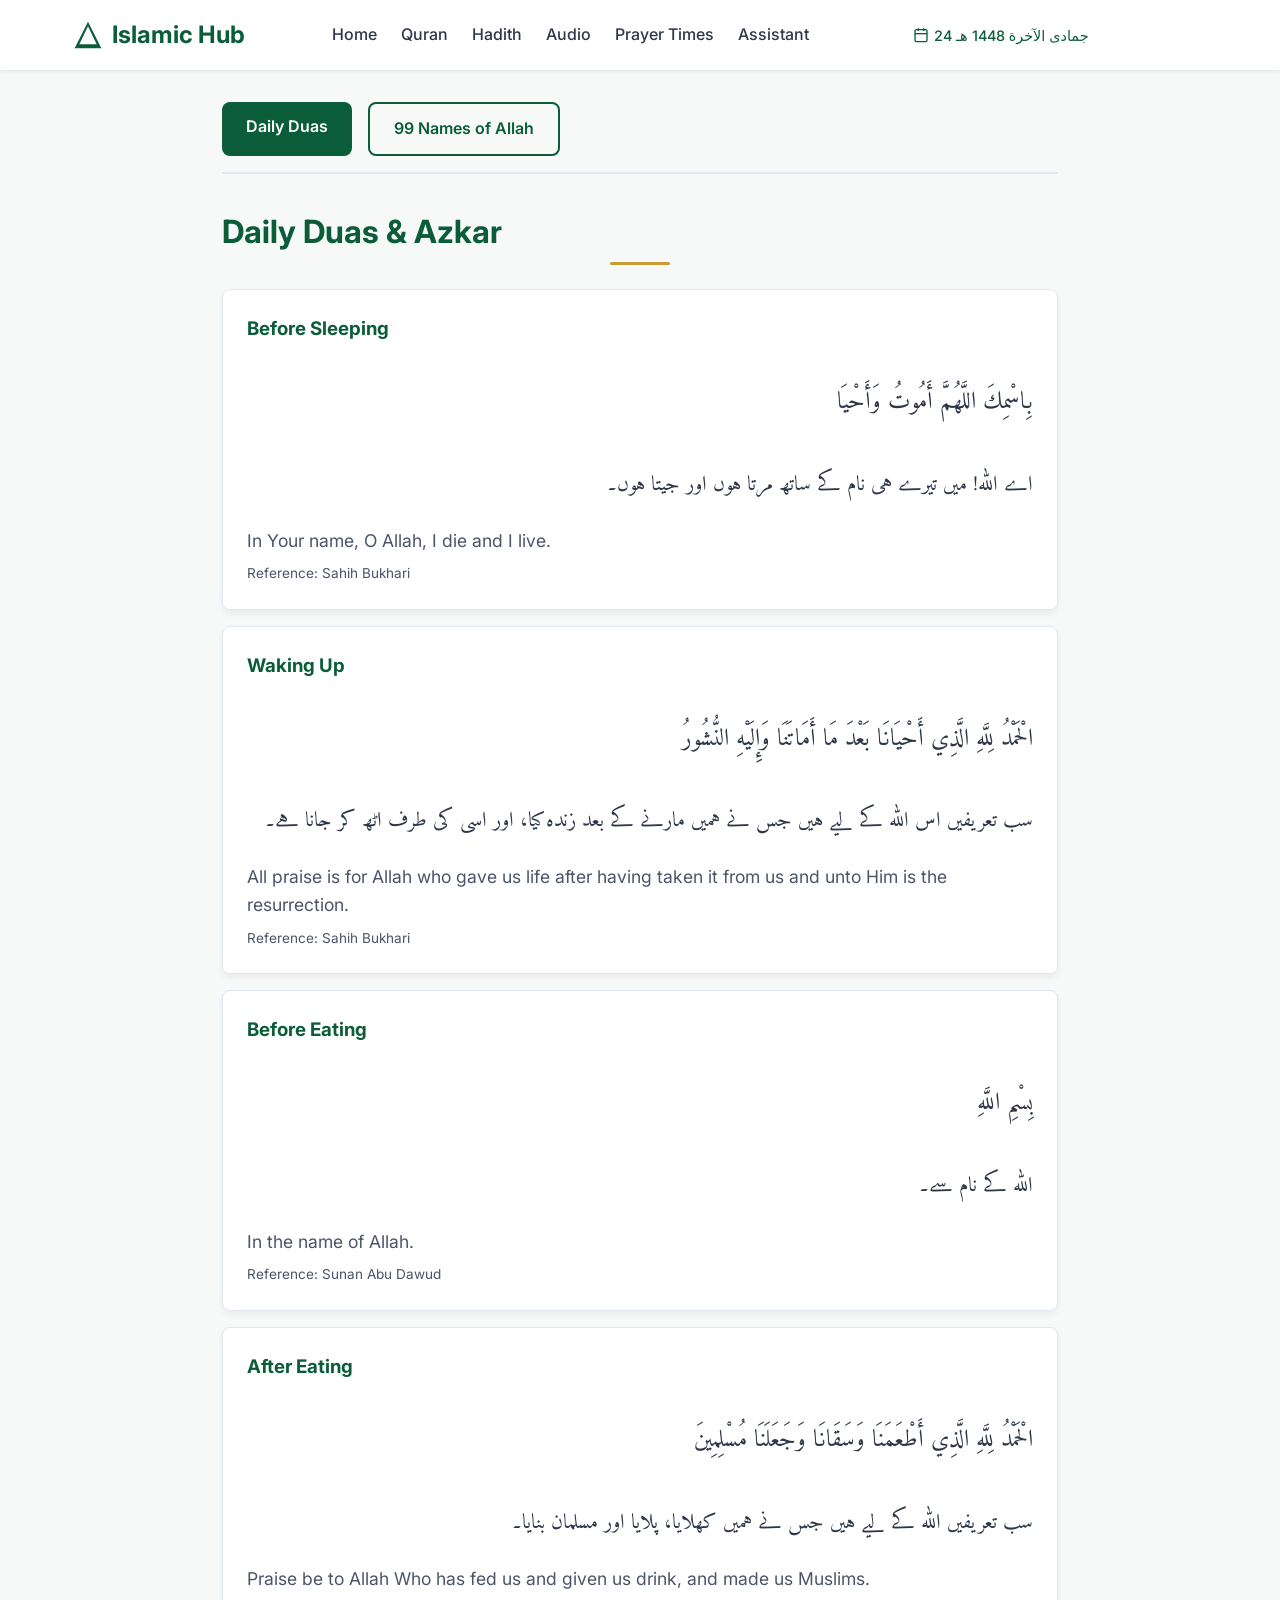
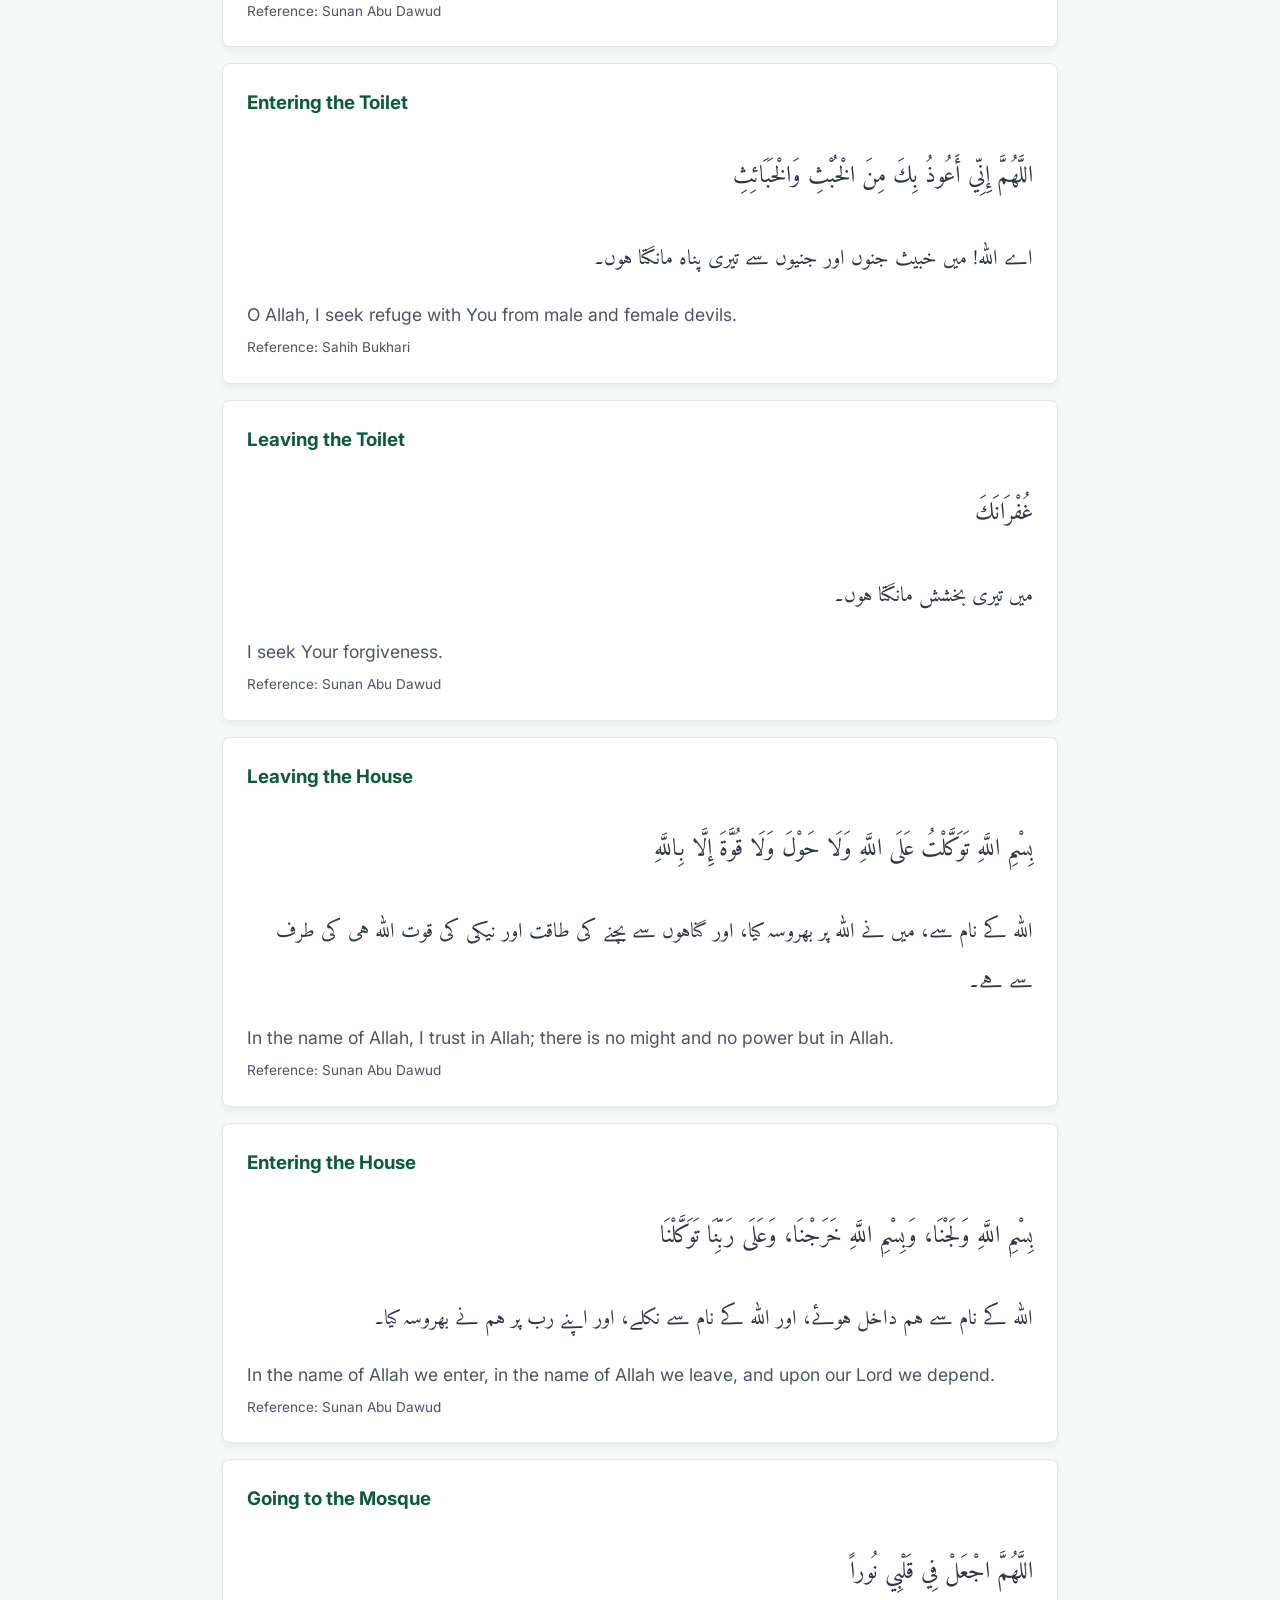
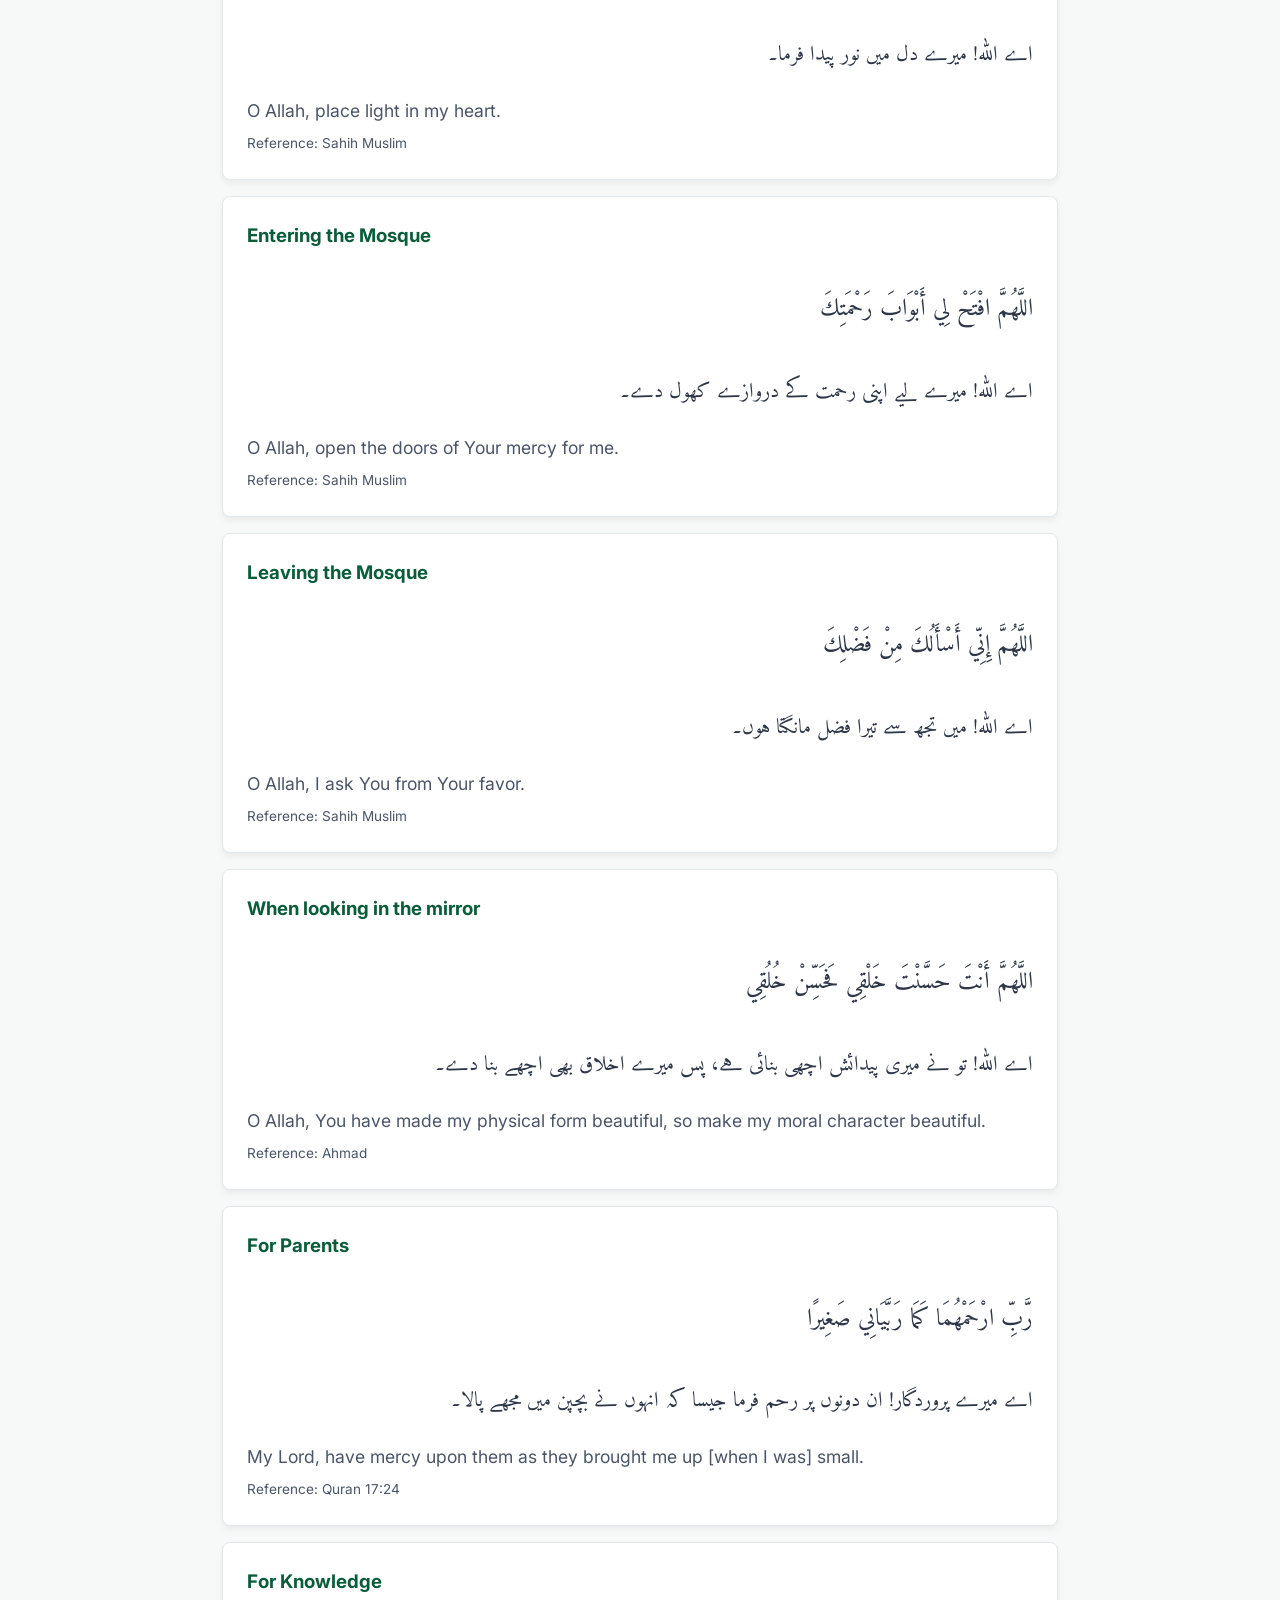
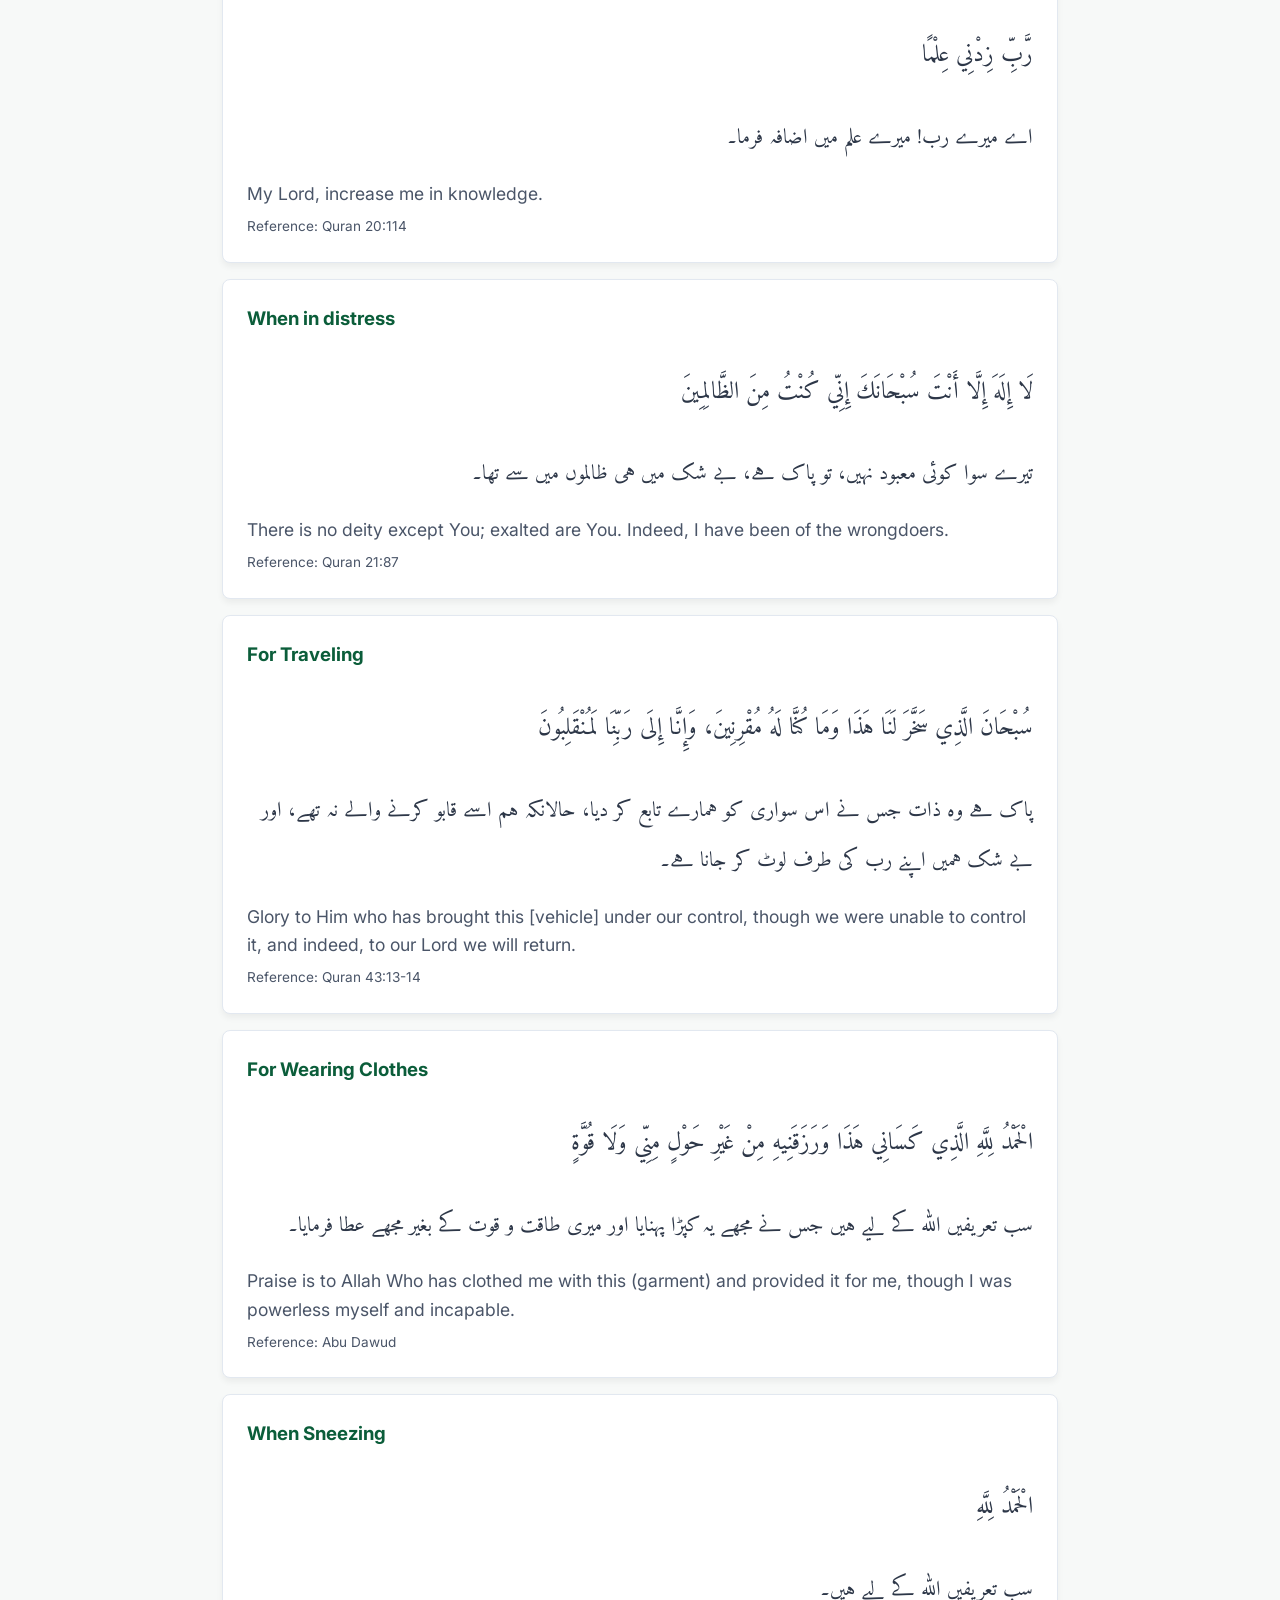
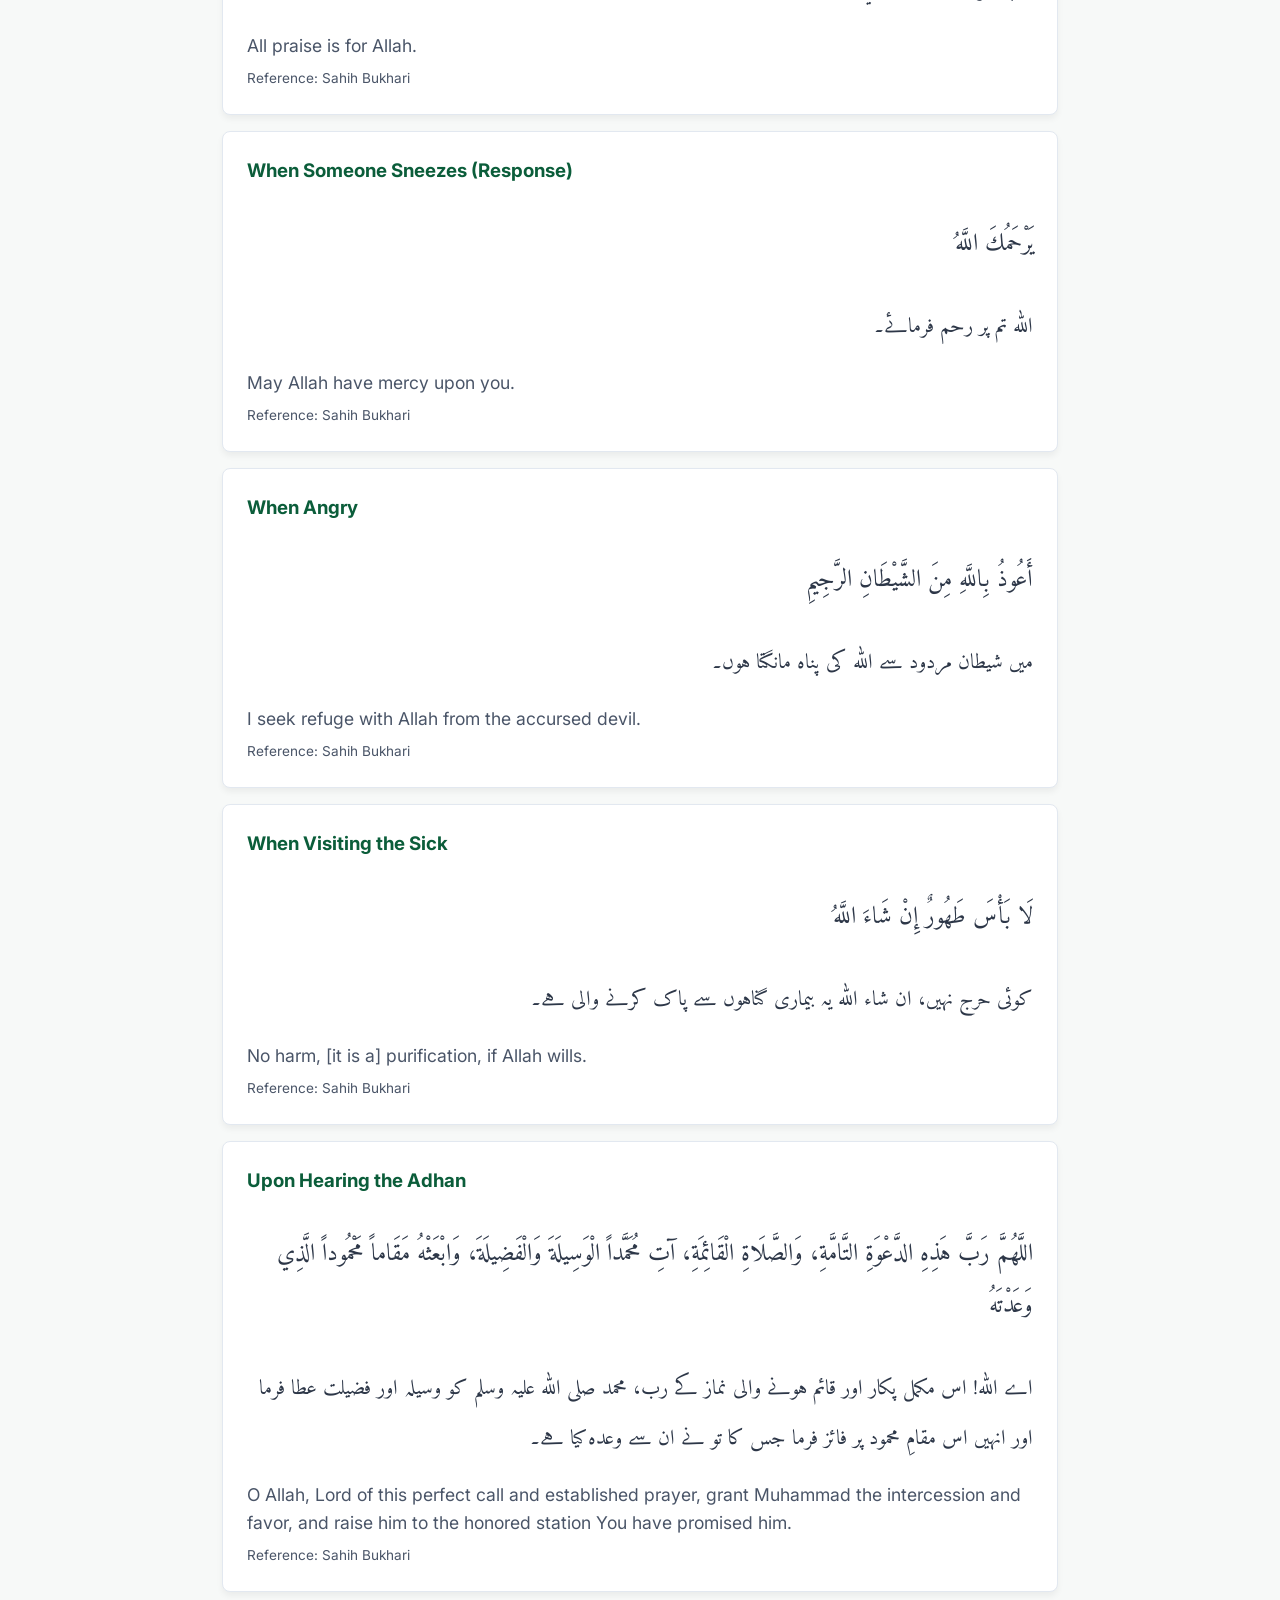
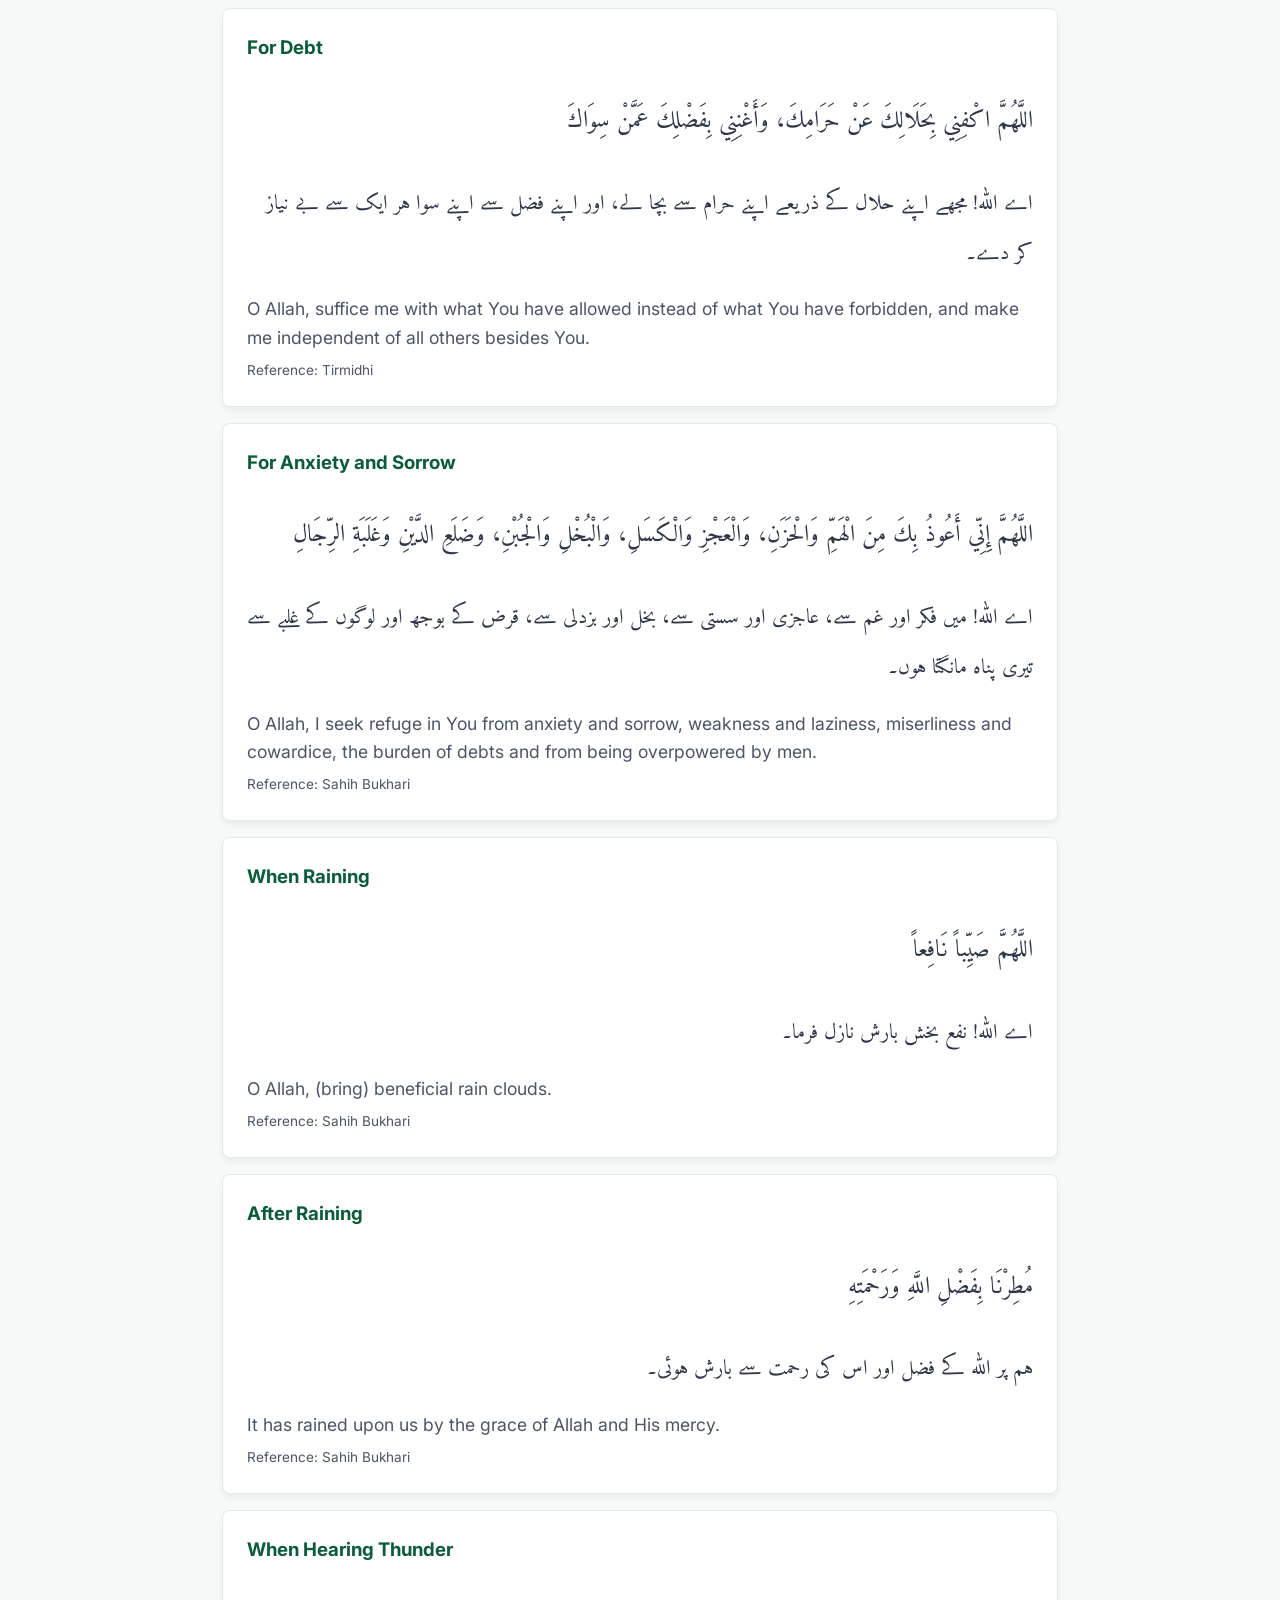
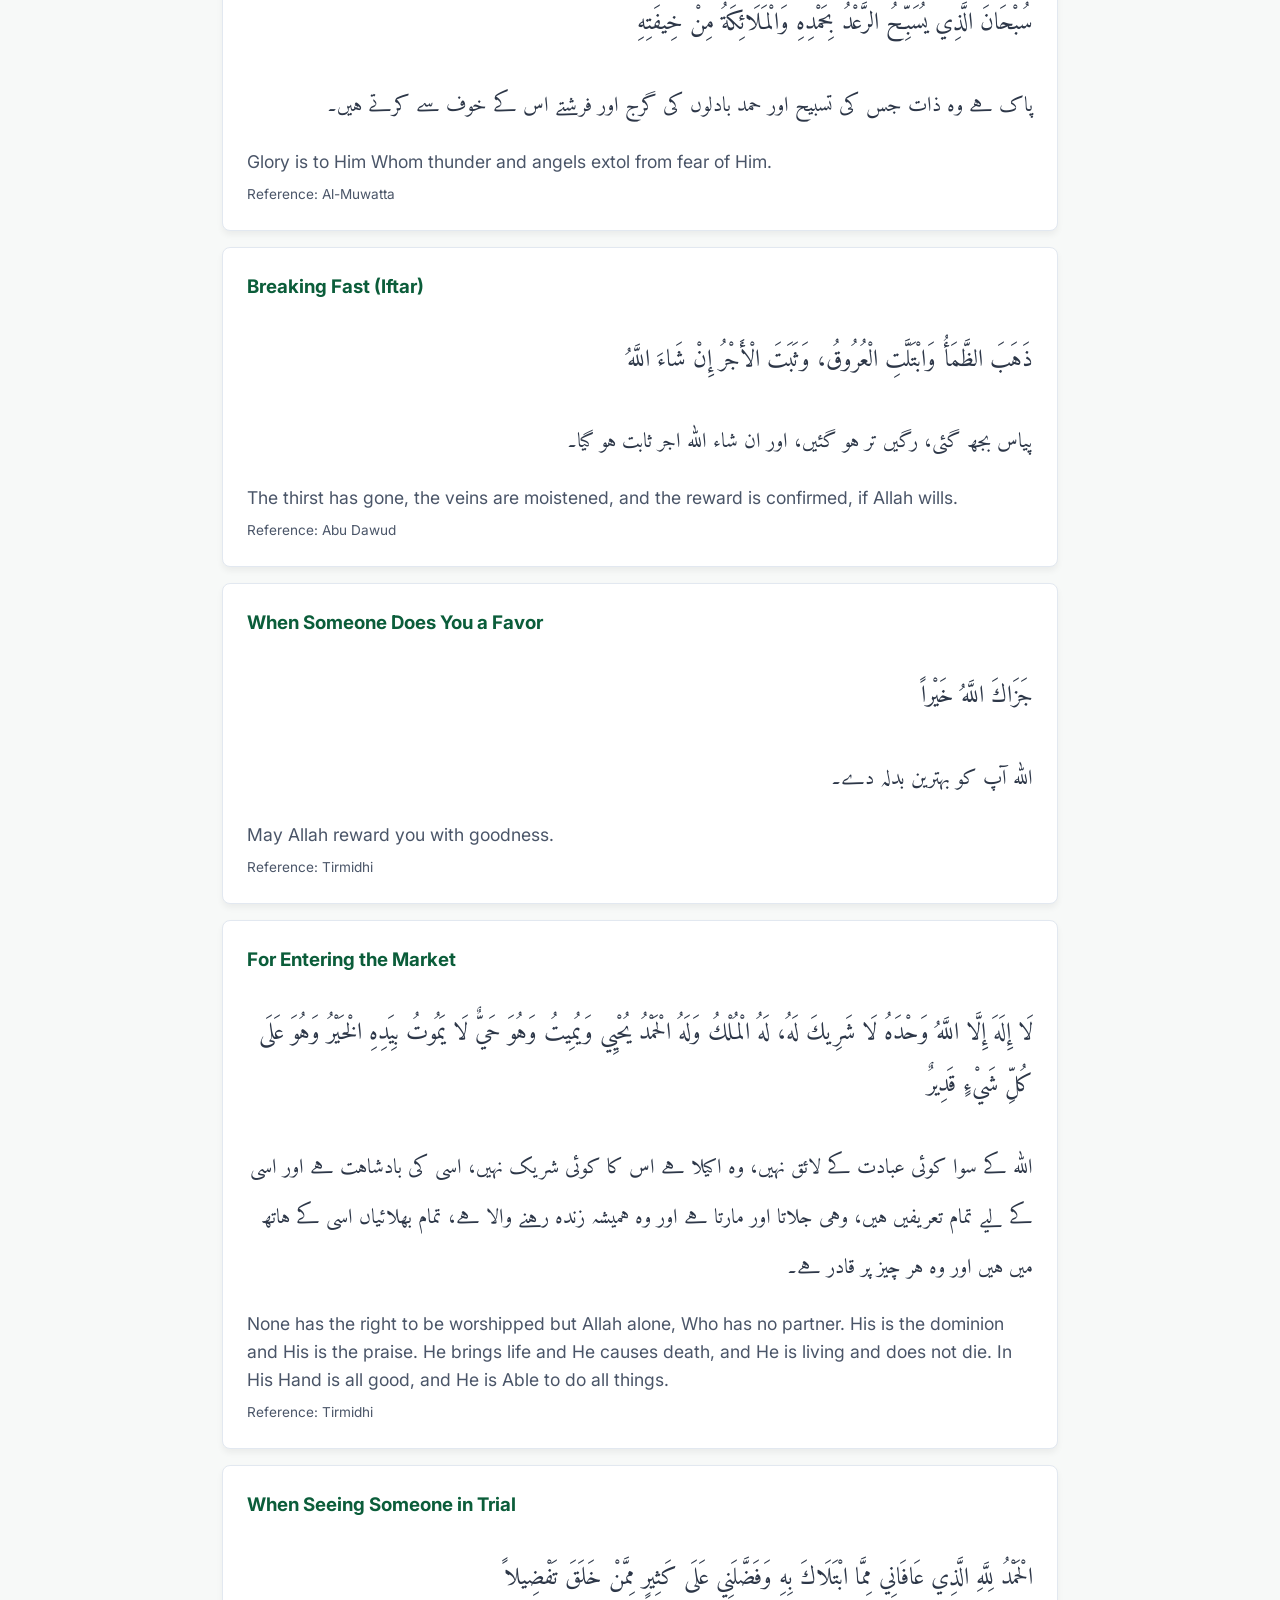
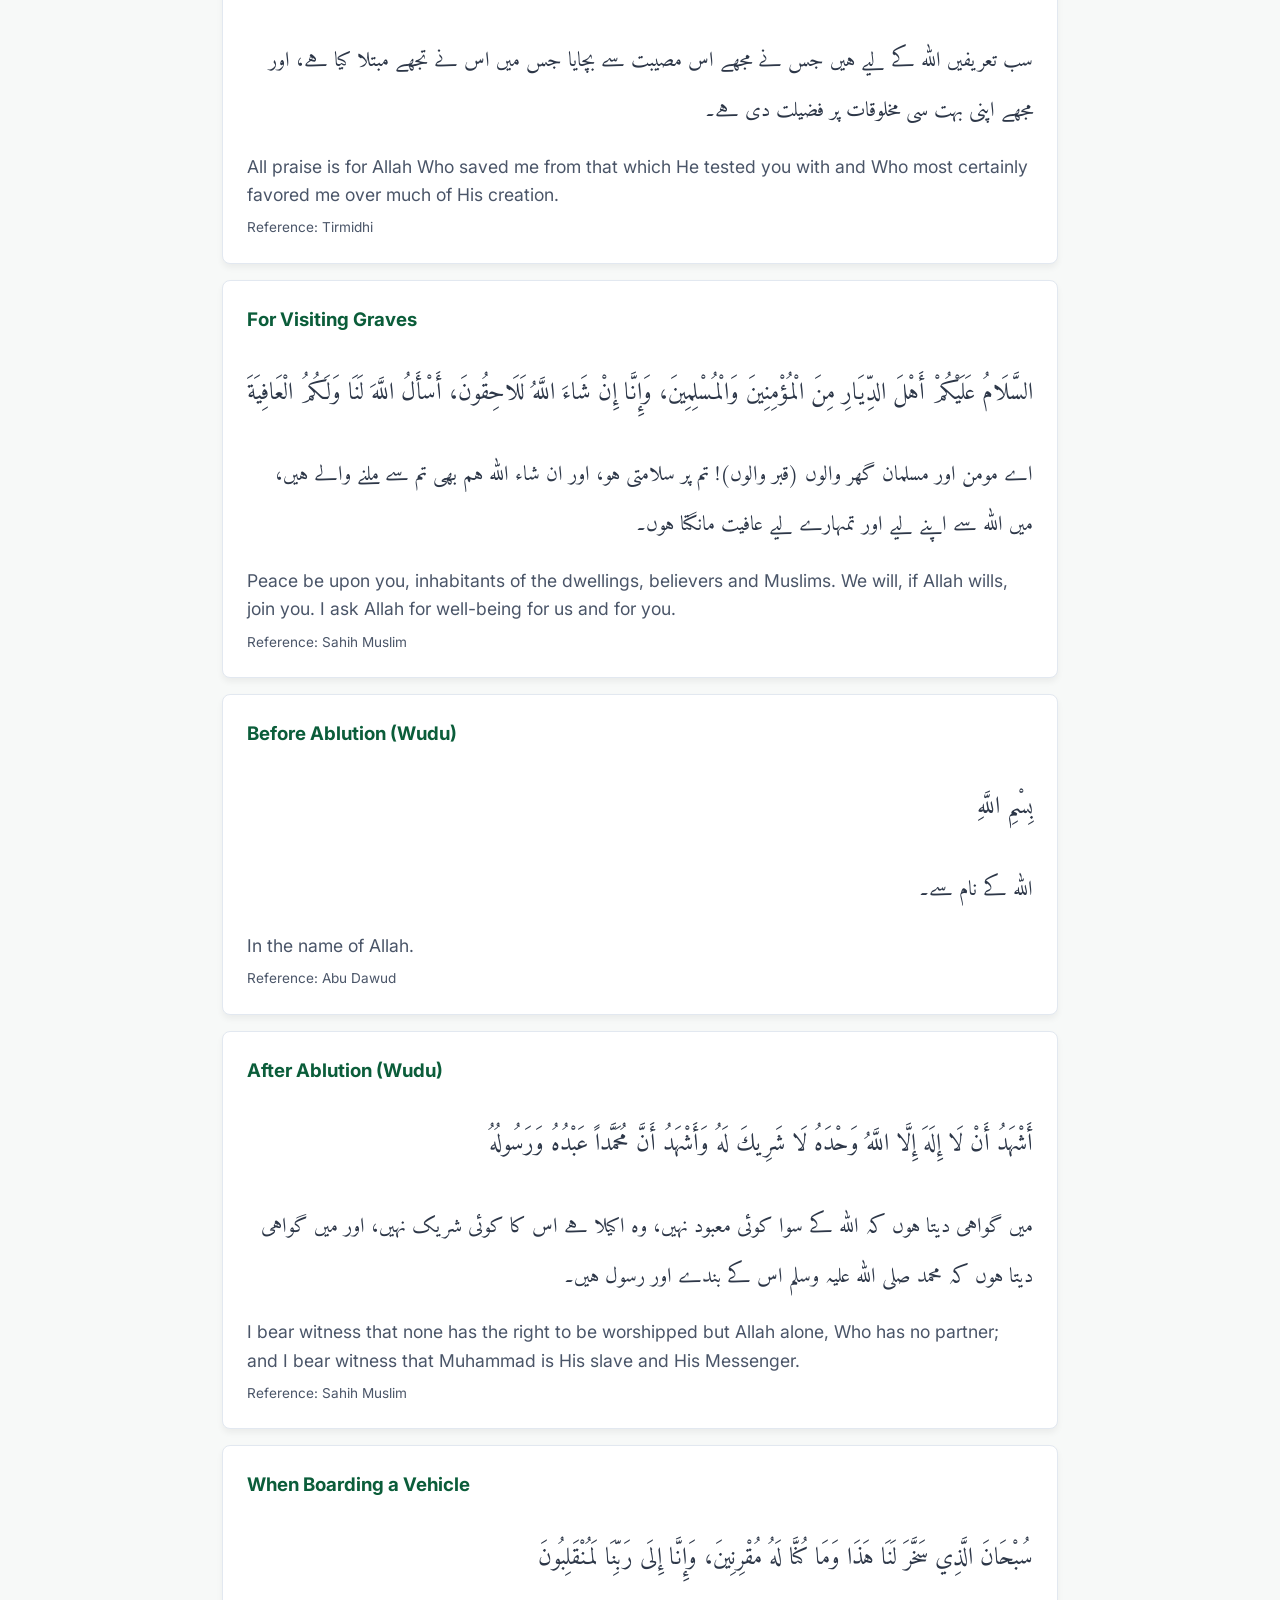
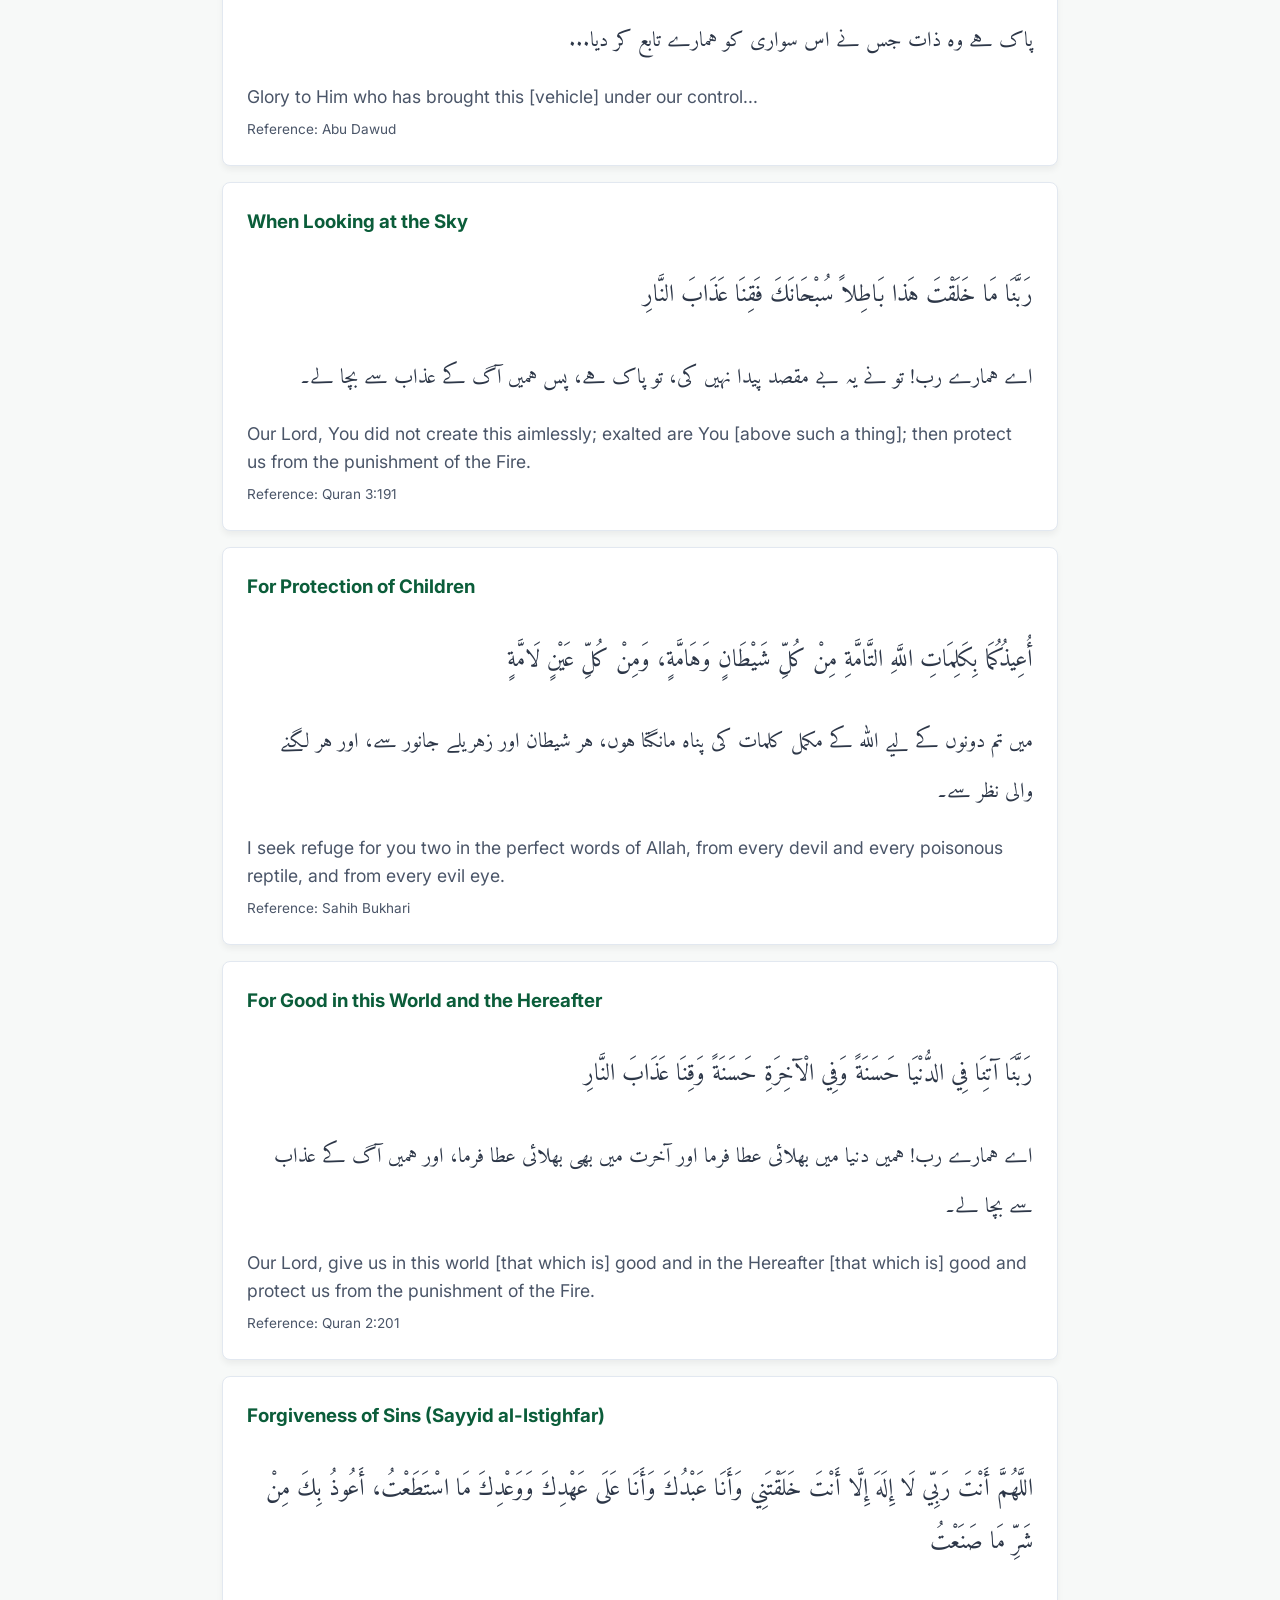
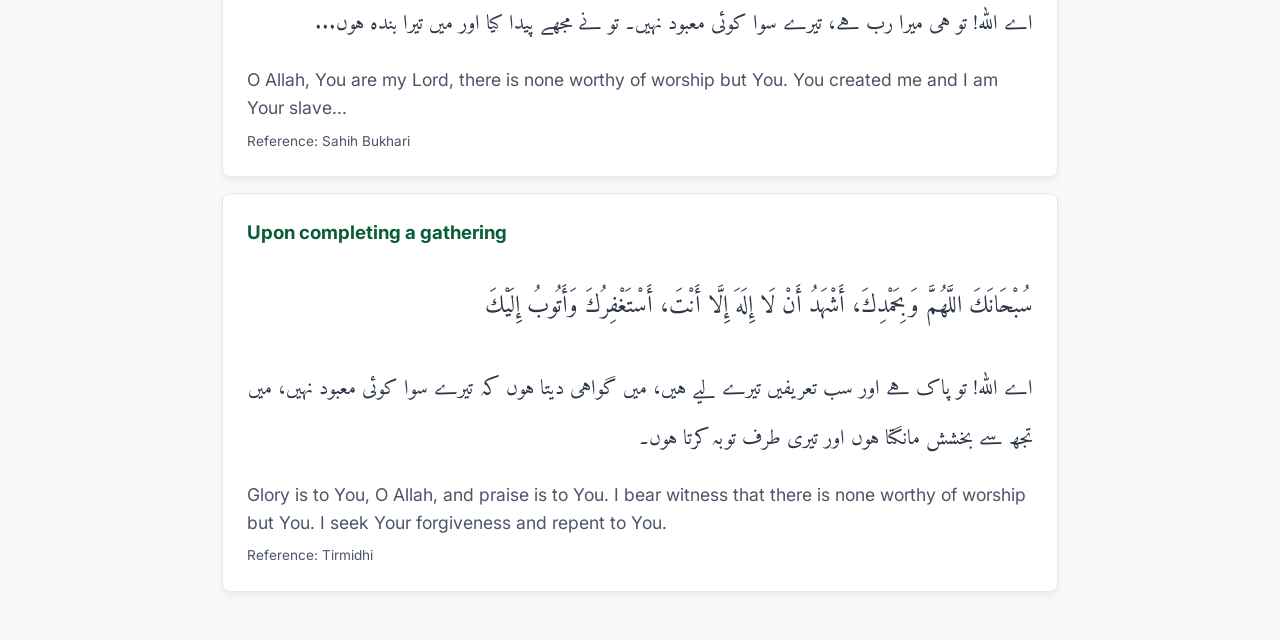
<file: duas.html>
<!DOCTYPE html>
<html lang="en">
<head>
    <meta charset="UTF-8">
    <meta name="viewport" content="width=device-width, initial-scale=1.0">
    <title>Islamic Hub - Daily Duas & Azkar</title>
    <link href="https://fonts.googleapis.com/css2?family=Amiri:wght@400;700&family=Inter:wght@300;400;500;600;700&display=swap" rel="stylesheet">
    <link rel="stylesheet" href="css/style_v1.css">
    <link rel="stylesheet" href="css/responsive.css">
</head>
<body>

    <header>
        <div class="nav-container">
            <a href="index.html" class="logo">
                <svg class="logo-icon" viewBox="0 0 24 24" xmlns="http://www.w3.org/2000/svg"><path d="M12 2L2 22h20L12 2zm0 3.5L18.5 19h-13L12 5.5z"/></svg>
                Islamic Hub
            </a>
            <nav id="nav-menu">
                <ul>
                    <li><a href="index.html">Home</a></li>
                    <li><a href="quran.html">Quran</a></li>
                    <li><a href="hadith.html">Hadith</a></li>
                    <li><a href="audio.html">Audio</a></li>
                    <li><a href="prayer.html">Prayer Times</a></li>
                    <li><a href="assistant.html">Assistant</a></li>
                </ul>
            </nav>
            <button id="theme-toggle" class="theme-toggle"></button>
            <button id="mobile-toggle" class="mobile-toggle">
                <svg xmlns="http://www.w3.org/2000/svg" width="24" height="24" viewBox="0 0 24 24" fill="none" stroke="currentColor" stroke-width="2" stroke-linecap="round" stroke-linejoin="round"><line x1="3" y1="12" x2="21" y2="12"></line><line x1="3" y1="6" x2="21" y2="6"></line><line x1="3" y1="18" x2="21" y2="18"></line></svg>
            </button>
        </div>
    </header>

    <div class="container" style="max-width: 900px;">
        
        <div style="display: flex; gap: 1rem; margin-bottom: 2rem; border-bottom: 2px solid var(--border-color); padding-bottom: 1rem;">
            <a href="duas.html" class="btn btn-primary">Daily Duas</a>
            <a href="names.html" class="btn btn-secondary">99 Names of Allah</a>
        </div>

        <h1 class="section-title" style="text-align: left;">Daily Duas & Azkar</h1>
        
        <div id="duas-container">
            <div class="loader-container"><div class="loader"></div></div>
        </div>
    </div>

    <script src="json/library.js"></script>
    <script src="js/main_v1.js"></script>
    <script src="js/library.js"></script>
</body>
</html>
</file>
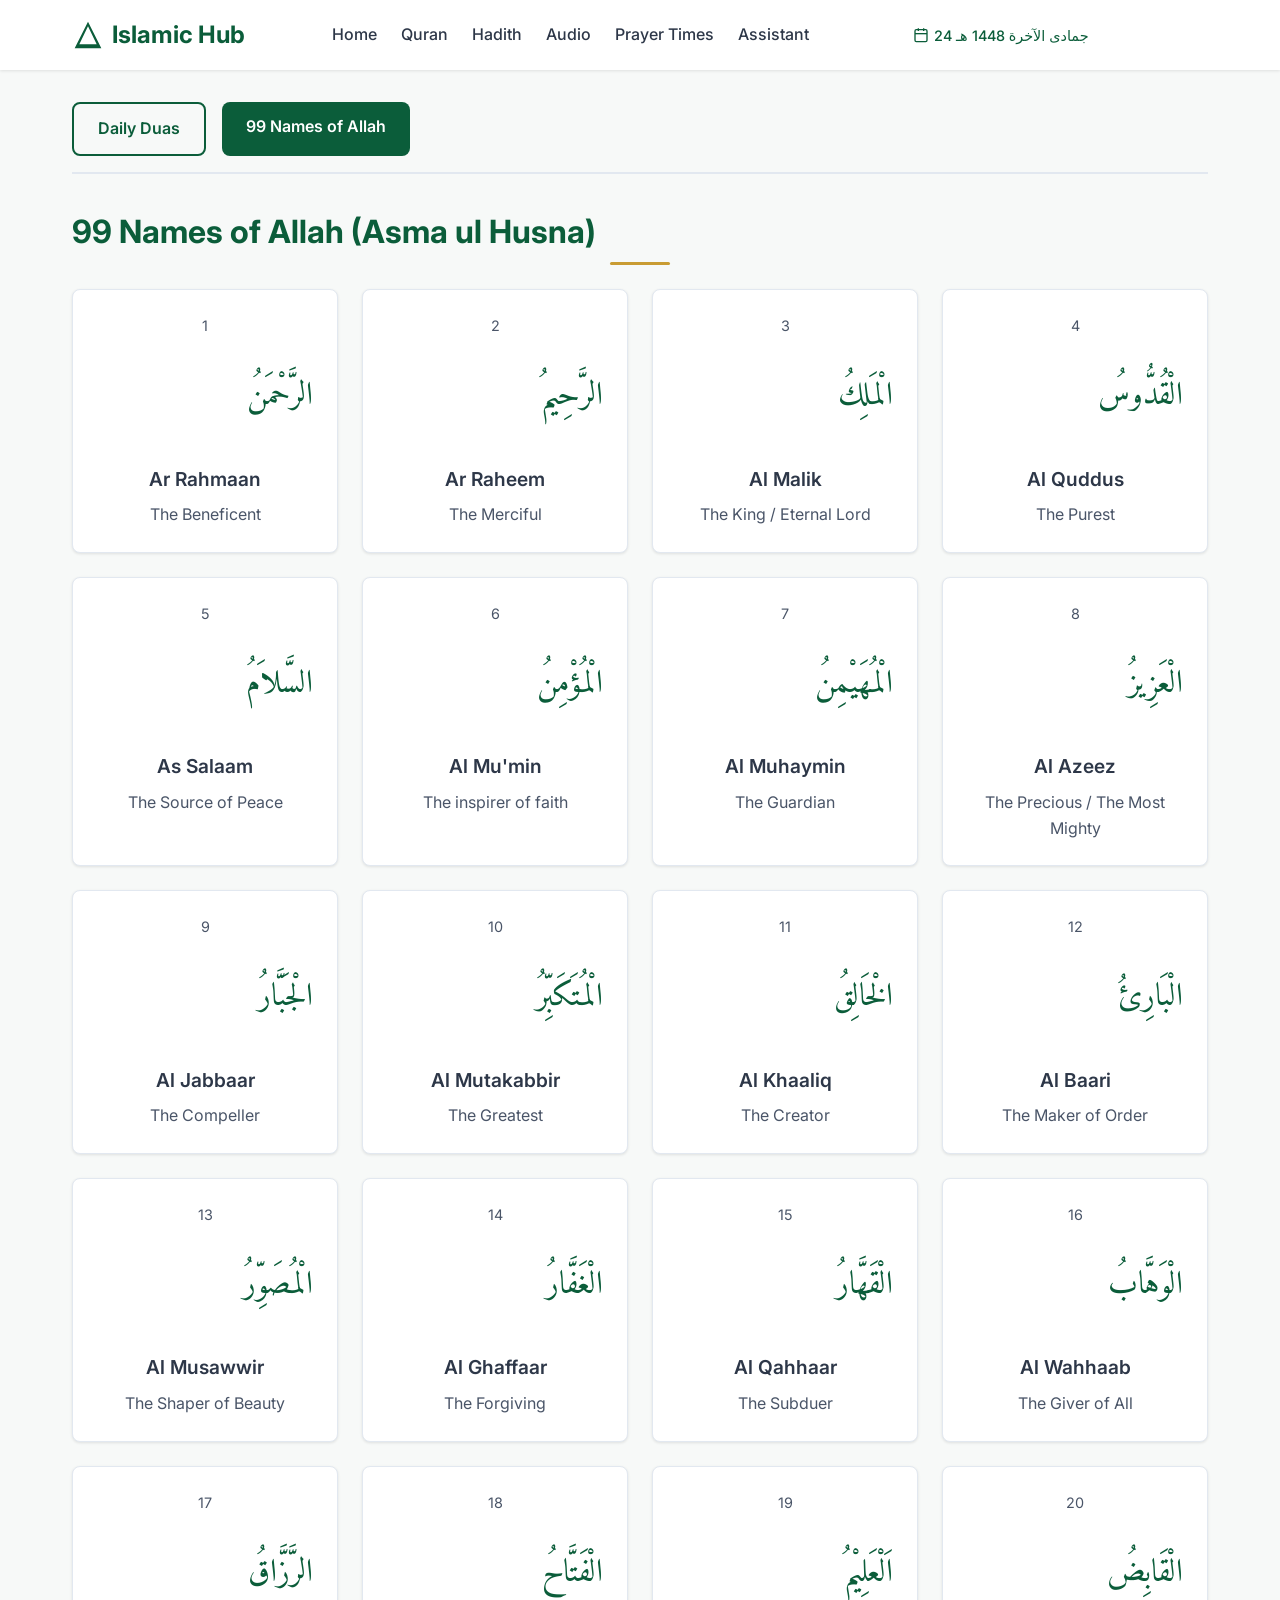
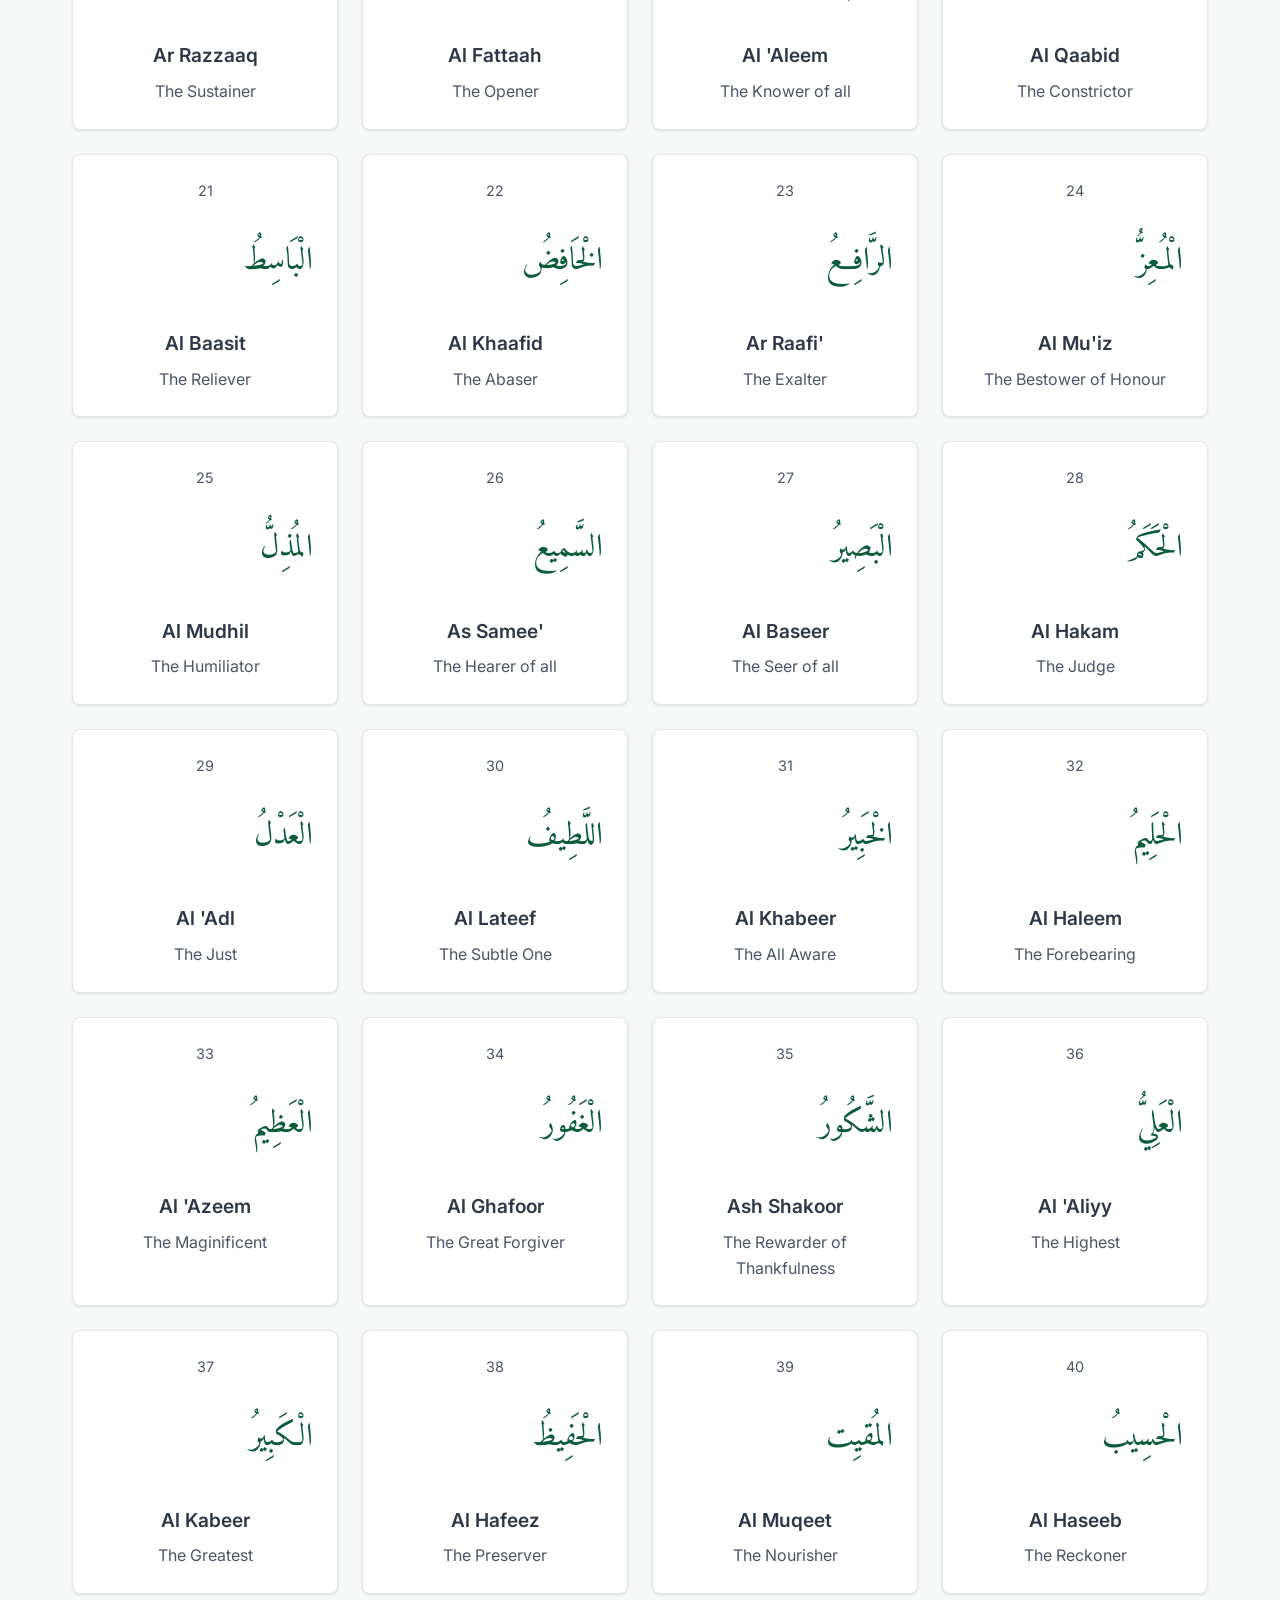
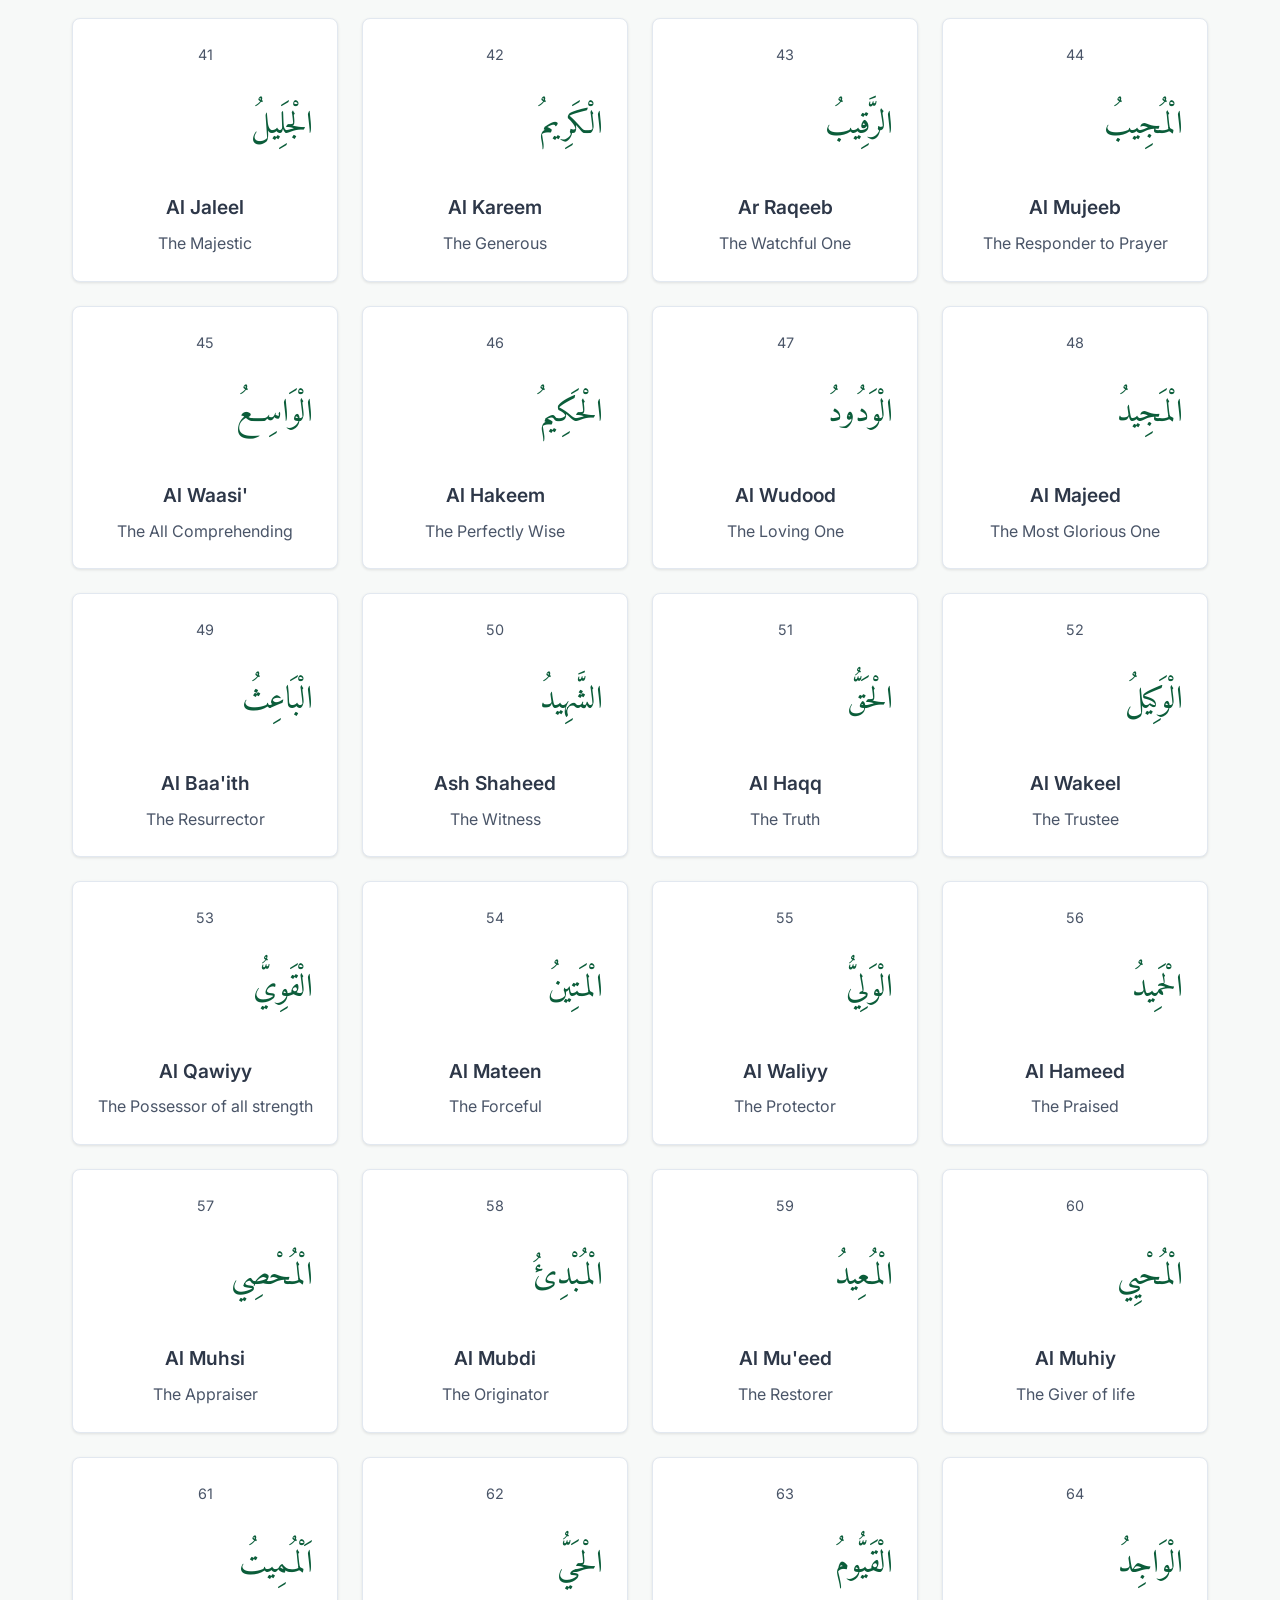
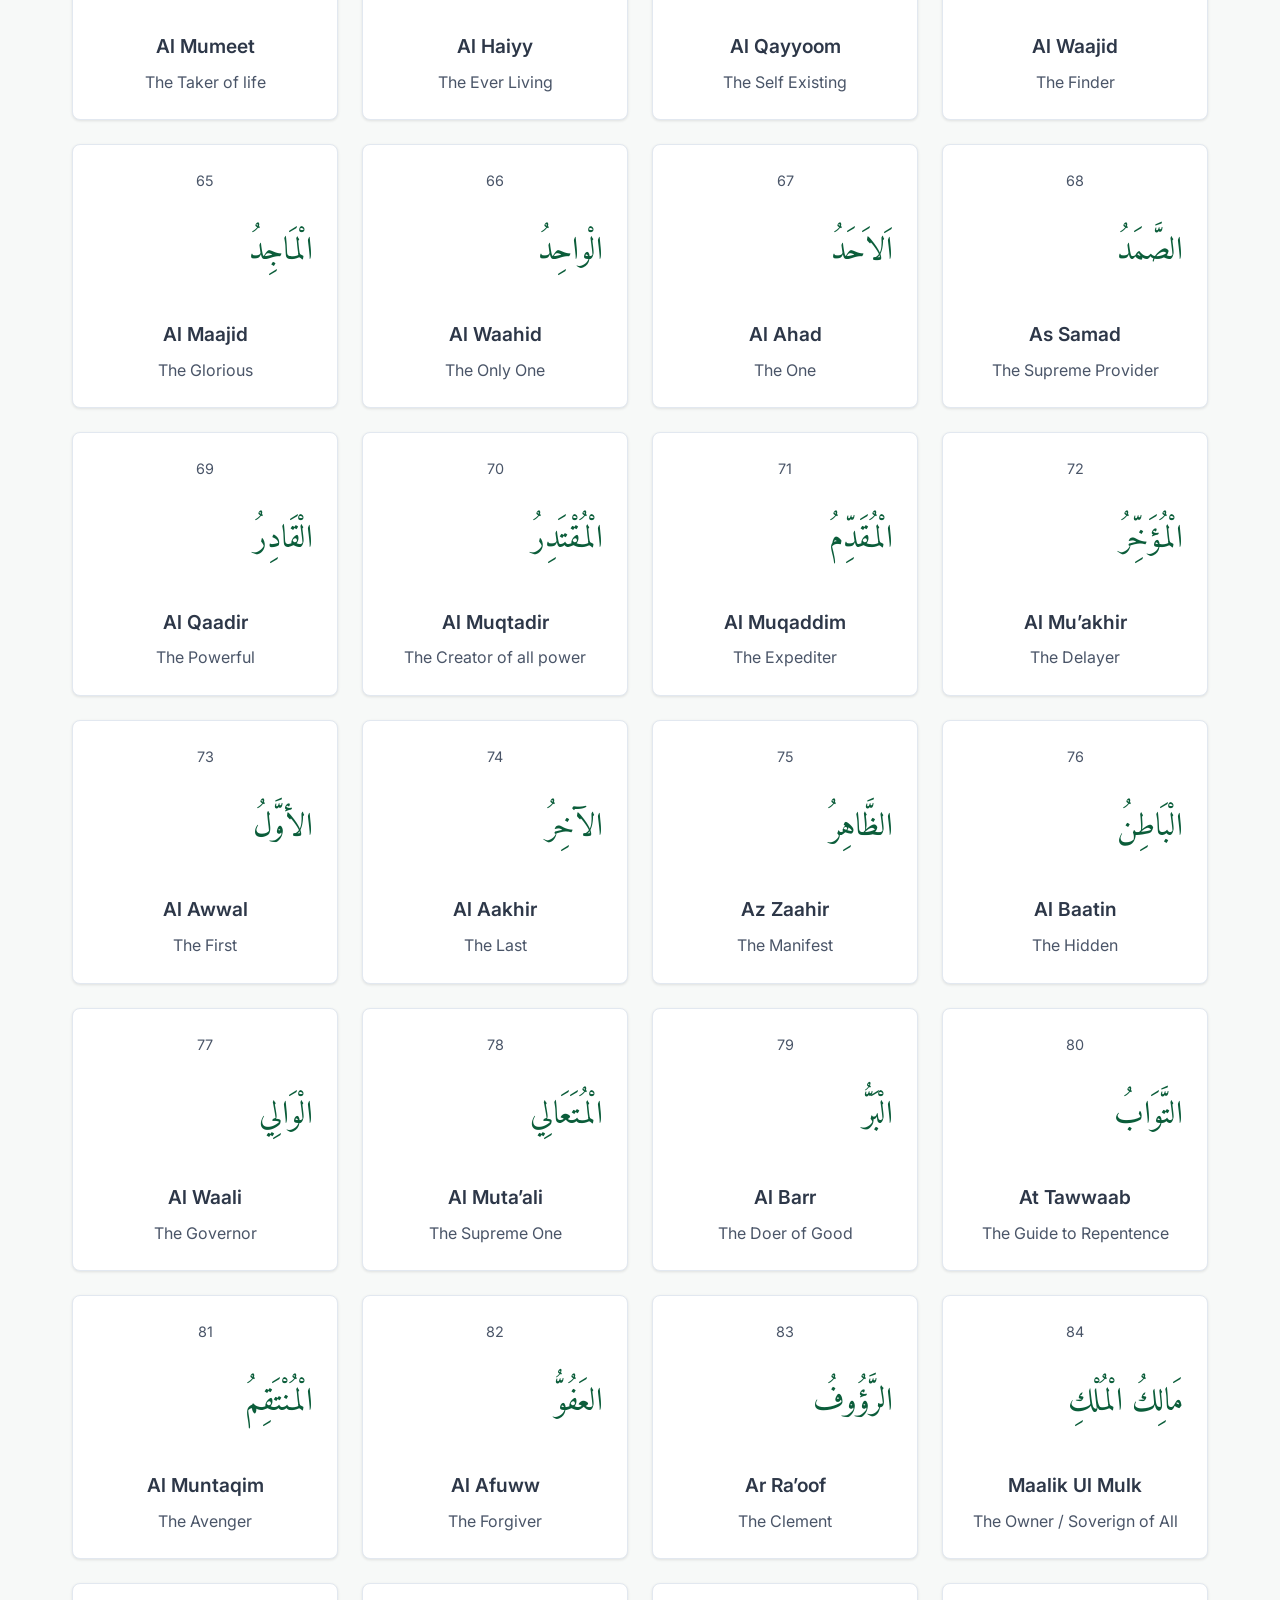
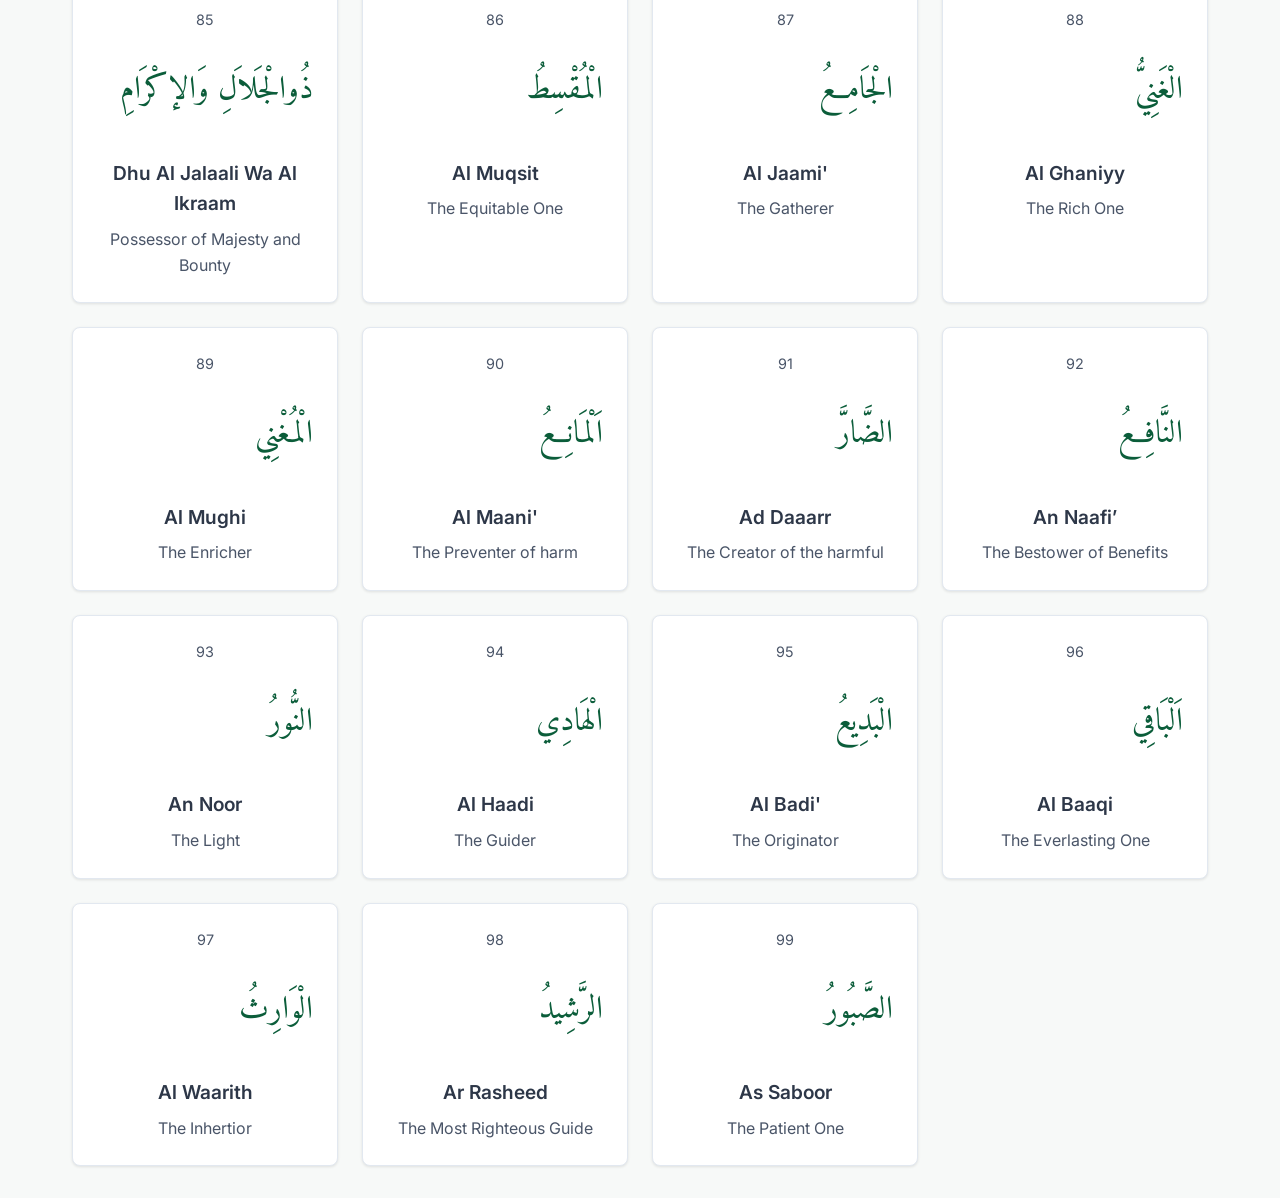
<file: names.html>
<!DOCTYPE html>
<html lang="en">
<head>
    <meta charset="UTF-8">
    <meta name="viewport" content="width=device-width, initial-scale=1.0">
    <title>Islamic Hub - 99 Names of Allah</title>
    <link href="https://fonts.googleapis.com/css2?family=Amiri:wght@400;700&family=Inter:wght@300;400;500;600;700&display=swap" rel="stylesheet">
    <link rel="stylesheet" href="css/style_v1.css">
    <link rel="stylesheet" href="css/responsive.css">
    <style>
        .names-grid {
            display: grid;
            grid-template-columns: repeat(auto-fill, minmax(250px, 1fr));
            gap: 1.5rem;
        }
        .name-card {
            background: var(--surface-color);
            border: 1px solid var(--border-color);
            border-radius: var(--radius);
            padding: 1.5rem;
            text-align: center;
            box-shadow: var(--shadow-sm);
            transition: var(--transition);
        }
        .name-card:hover {
            transform: translateY(-5px);
            box-shadow: var(--shadow-md);
            border-color: var(--primary-color);
        }
    </style>
</head>
<body>

    <header>
        <div class="nav-container">
            <a href="index.html" class="logo">
                <svg class="logo-icon" viewBox="0 0 24 24" xmlns="http://www.w3.org/2000/svg"><path d="M12 2L2 22h20L12 2zm0 3.5L18.5 19h-13L12 5.5z"/></svg>
                Islamic Hub
            </a>
            <nav id="nav-menu">
                <ul>
                    <li><a href="index.html">Home</a></li>
                    <li><a href="quran.html">Quran</a></li>
                    <li><a href="hadith.html">Hadith</a></li>
                    <li><a href="audio.html">Audio</a></li>
                    <li><a href="prayer.html">Prayer Times</a></li>
                    <li><a href="assistant.html">Assistant</a></li>
                </ul>
            </nav>
            <button id="theme-toggle" class="theme-toggle"></button>
            <button id="mobile-toggle" class="mobile-toggle">
                <svg xmlns="http://www.w3.org/2000/svg" width="24" height="24" viewBox="0 0 24 24" fill="none" stroke="currentColor" stroke-width="2" stroke-linecap="round" stroke-linejoin="round"><line x1="3" y1="12" x2="21" y2="12"></line><line x1="3" y1="6" x2="21" y2="6"></line><line x1="3" y1="18" x2="21" y2="18"></line></svg>
            </button>
        </div>
    </header>

    <div class="container" style="max-width: 1200px;">
        
        <div style="display: flex; gap: 1rem; margin-bottom: 2rem; border-bottom: 2px solid var(--border-color); padding-bottom: 1rem;">
            <a href="duas.html" class="btn btn-secondary">Daily Duas</a>
            <a href="names.html" class="btn btn-primary">99 Names of Allah</a>
        </div>

        <h1 class="section-title" style="text-align: left;">99 Names of Allah (Asma ul Husna)</h1>
        
        <div id="names-container" class="names-grid">
            <div class="loader-container" style="grid-column: 1 / -1;"><div class="loader"></div></div>
        </div>
    </div>

    <script src="json/library.js"></script>
    <script src="js/main_v1.js"></script>
    <script src="js/library.js"></script>
</body>
</html>
</file>
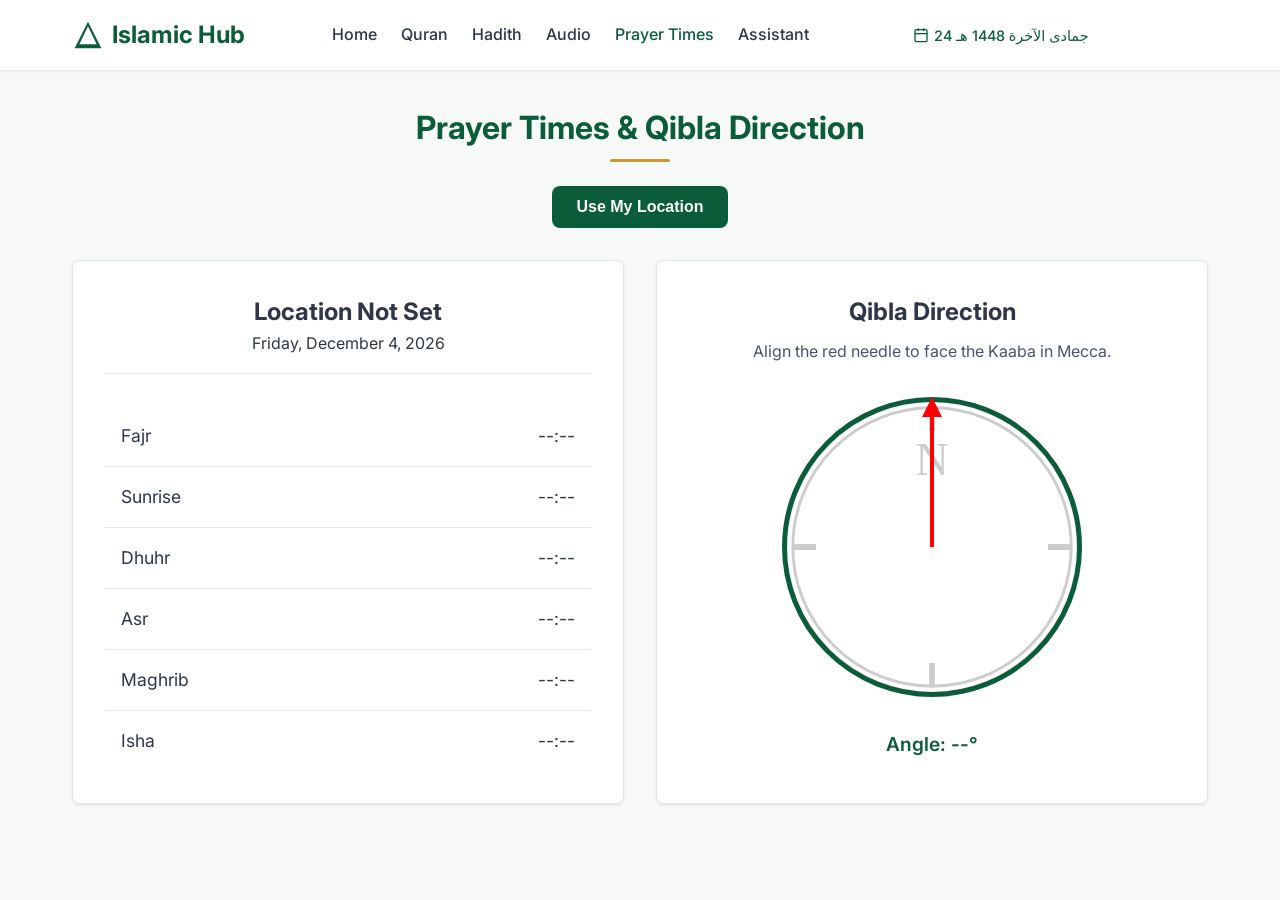
<file: prayer.html>
<!DOCTYPE html>
<html lang="en">
<head>
    <meta charset="UTF-8">
    <meta name="viewport" content="width=device-width, initial-scale=1.0">
    <title>Islamic Hub - Prayer Times & Qibla</title>
    <link href="https://fonts.googleapis.com/css2?family=Amiri:wght@400;700&family=Inter:wght@300;400;500;600;700&display=swap" rel="stylesheet">
    <link rel="stylesheet" href="css/style_v1.css">
    <link rel="stylesheet" href="css/responsive.css">
    <style>
        .prayer-container {
            display: grid;
            grid-template-columns: 1fr 1fr;
            gap: 2rem;
            margin-top: 2rem;
        }

        .prayer-card {
            background: var(--surface-color);
            border-radius: var(--radius);
            box-shadow: var(--shadow-sm);
            padding: 2rem;
            border: 1px solid var(--border-color);
        }

        .location-header {
            text-align: center;
            margin-bottom: 2rem;
            padding-bottom: 1rem;
            border-bottom: 1px solid var(--border-color);
        }

        .prayer-time-item {
            display: flex;
            justify-content: space-between;
            align-items: center;
            padding: 1rem;
            border-bottom: 1px solid var(--border-color);
            font-size: 1.1rem;
        }

        .prayer-time-item:last-child {
            border-bottom: none;
        }

        .prayer-time-item.active {
            background-color: rgba(11, 93, 58, 0.1);
            color: var(--primary-color);
            font-weight: 700;
            border-radius: var(--radius);
            border-bottom: none;
        }

        .qibla-compass {
            width: 300px;
            height: 300px;
            border-radius: 50%;
            border: 5px solid var(--primary-color);
            margin: 2rem auto;
            position: relative;
            background: url('data:image/svg+xml;utf8,<svg xmlns="http://www.w3.org/2000/svg" viewBox="0 0 100 100"><circle cx="50" cy="50" r="48" fill="none" stroke="%23ccc" stroke-width="1"/><line x1="50" y1="2" x2="50" y2="10" stroke="%23ccc" stroke-width="2"/><line x1="50" y1="90" x2="50" y2="98" stroke="%23ccc" stroke-width="2"/><line x1="2" y1="50" x2="10" y2="50" stroke="%23ccc" stroke-width="2"/><line x1="90" y1="50" x2="98" y2="50" stroke="%23ccc" stroke-width="2"/><text x="50" y="25" text-anchor="middle" fill="%23ccc">N</text></svg>') no-repeat center;
            background-size: cover;
        }

        .qibla-needle {
            width: 4px;
            height: 140px;
            background-color: red;
            position: absolute;
            bottom: 50%;
            left: calc(50% - 2px);
            transform-origin: bottom center;
            transform: rotate(0deg);
            transition: transform 1s ease-out;
            border-radius: 2px 2px 0 0;
        }
        
        .qibla-needle::after {
            content: '';
            position: absolute;
            top: -10px;
            left: -8px;
            border-left: 10px solid transparent;
            border-right: 10px solid transparent;
            border-bottom: 20px solid red;
        }

        @media (max-width: 900px) {
            .prayer-container { grid-template-columns: 1fr; }
        }
    </style>
</head>
<body>

    <header>
        <div class="nav-container">
            <a href="index.html" class="logo">
                <svg class="logo-icon" viewBox="0 0 24 24" xmlns="http://www.w3.org/2000/svg"><path d="M12 2L2 22h20L12 2zm0 3.5L18.5 19h-13L12 5.5z"/></svg>
                Islamic Hub
            </a>
            <nav id="nav-menu">
                <ul>
                    <li><a href="index.html">Home</a></li>
                    <li><a href="quran.html">Quran</a></li>
                    <li><a href="hadith.html">Hadith</a></li>
                    <li><a href="audio.html">Audio</a></li>
                    <li><a href="prayer.html" class="active">Prayer Times</a></li>
                    <li><a href="assistant.html">Assistant</a></li>
                </ul>
            </nav>
            <button id="theme-toggle" class="theme-toggle" aria-label="Toggle Dark Mode"></button>
            <button id="mobile-toggle" class="mobile-toggle" aria-label="Toggle Mobile Menu">
                <svg xmlns="http://www.w3.org/2000/svg" width="24" height="24" viewBox="0 0 24 24" fill="none" stroke="currentColor" stroke-width="2" stroke-linecap="round" stroke-linejoin="round"><line x1="3" y1="12" x2="21" y2="12"></line><line x1="3" y1="6" x2="21" y2="6"></line><line x1="3" y1="18" x2="21" y2="18"></line></svg>
            </button>
        </div>
    </header>

    <div class="container" style="max-width: 1200px;">
        <h1 class="section-title">Prayer Times & Qibla Direction</h1>
        
        <div class="text-center mb-2">
            <button id="locate-btn" class="btn btn-primary">Use My Location</button>
            <p id="location-status" style="margin-top: 1rem; color: var(--text-secondary);"></p>
        </div>

        <div class="prayer-container">
            <!-- Prayer Times List -->
            <div class="prayer-card">
                <div class="location-header">
                    <h2 id="city-name">Location Not Set</h2>
                    <p id="current-date"></p>
                </div>
                <div id="prayer-times-list">
                    <div class="prayer-time-item"><span>Fajr</span> <span id="time-fajr">--:--</span></div>
                    <div class="prayer-time-item"><span>Sunrise</span> <span id="time-sunrise">--:--</span></div>
                    <div class="prayer-time-item"><span>Dhuhr</span> <span id="time-dhuhr">--:--</span></div>
                    <div class="prayer-time-item"><span>Asr</span> <span id="time-asr">--:--</span></div>
                    <div class="prayer-time-item"><span>Maghrib</span> <span id="time-maghrib">--:--</span></div>
                    <div class="prayer-time-item"><span>Isha</span> <span id="time-isha">--:--</span></div>
                </div>
            </div>

            <!-- Qibla Compass -->
            <div class="prayer-card text-center">
                <h2>Qibla Direction</h2>
                <p style="color: var(--text-secondary); margin-top: 0.5rem;">Align the red needle to face the Kaaba in Mecca.</p>
                
                <div class="qibla-compass">
                    <div id="qibla-needle" class="qibla-needle"></div>
                </div>
                
                <p id="qibla-angle-text" style="font-size: 1.2rem; font-weight: 600; color: var(--primary-color);">Angle: --°</p>
            </div>
        </div>
    </div>

    <script src="js/main_v1.js"></script>
    <script src="js/prayer.js"></script>
</body>
</html>
</file>
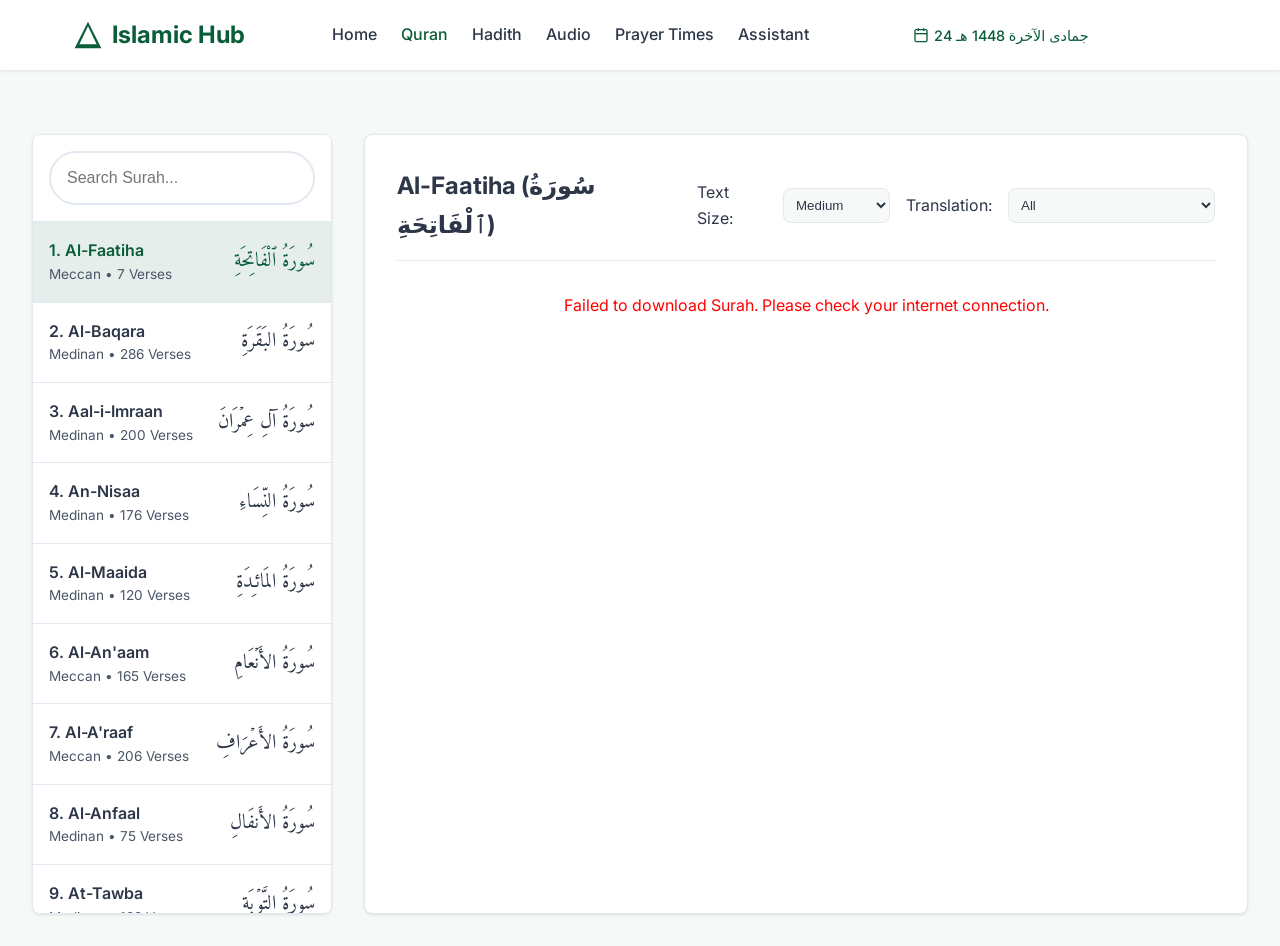
<file: quran.html>
<!DOCTYPE html>
<html lang="en">
<head>
    <meta charset="UTF-8">
    <meta name="viewport" content="width=device-width, initial-scale=1.0">
    <title>Islamic Hub - Holy Quran</title>
    <link href="https://fonts.googleapis.com/css2?family=Amiri:wght@400;700&family=Inter:wght@300;400;500;600;700&display=swap" rel="stylesheet">
    <link rel="stylesheet" href="css/style_v1.css">
    <link rel="stylesheet" href="css/responsive.css">
    <style>
        .quran-container {
            display: grid;
            grid-template-columns: 300px 1fr;
            gap: 2rem;
            margin-top: 2rem;
        }
        .surah-list {
            background: var(--surface-color);
            border-radius: var(--radius);
            box-shadow: var(--shadow-sm);
            height: calc(100vh - 120px);
            overflow-y: auto;
            border: 1px solid var(--border-color);
        }
        .surah-item {
            padding: 1rem;
            border-bottom: 1px solid var(--border-color);
            cursor: pointer;
            transition: var(--transition);
            display: flex;
            justify-content: space-between;
            align-items: center;
        }
        .surah-item:hover, .surah-item.active {
            background: rgba(11, 93, 58, 0.1);
            color: var(--primary-color);
        }
        .surah-item .en-name { font-weight: 600; }
        .surah-item .ar-name { font-family: var(--font-arabic); font-size: 1.25rem; }
        
        .quran-reader {
            background: var(--surface-color);
            border-radius: var(--radius);
            box-shadow: var(--shadow-sm);
            padding: 2rem;
            border: 1px solid var(--border-color);
            min-height: calc(100vh - 120px);
        }
        
        .verse-card {
            border-bottom: 1px solid var(--border-color);
            padding: 2rem 0;
            position: relative;
        }
        
        .verse-actions {
            display: flex;
            gap: 1rem;
            margin-bottom: 1rem;
        }
        
        .verse-actions button {
            background: none;
            border: none;
            color: var(--text-secondary);
            cursor: pointer;
            transition: var(--transition);
        }
        
        .verse-actions button:hover {
            color: var(--primary-color);
        }
        
        .translation {
            margin-top: 1rem;
            font-size: 1.1rem;
            color: var(--text-secondary);
        }

        .translation-ur { font-family: 'Amiri', serif; font-size: 1.2rem; }
        .translation-sd { font-family: 'Amiri', serif; font-size: 1.2rem; }
        
        /* Controls */
        .reader-controls {
            display: flex;
            justify-content: space-between;
            align-items: center;
            margin-bottom: 2rem;
            padding-bottom: 1rem;
            border-bottom: 1px solid var(--border-color);
        }
        
        .control-group {
            display: flex;
            gap: 1rem;
            align-items: center;
        }
        
        select {
            padding: 0.5rem;
            border-radius: var(--radius);
            border: 1px solid var(--border-color);
            background: var(--bg-color);
            color: var(--text-primary);
        }
        
        @media (max-width: 900px) {
            .quran-container {
                grid-template-columns: 1fr;
            }
            .surah-list {
                height: 300px;
            }
        }
    </style>
</head>
<body>

    <!-- Header Navigation -->
    <header>
        <div class="nav-container">
            <a href="index.html" class="logo">
                <svg class="logo-icon" viewBox="0 0 24 24" xmlns="http://www.w3.org/2000/svg"><path d="M12 2L2 22h20L12 2zm0 3.5L18.5 19h-13L12 5.5z"/></svg>
                Islamic Hub
            </a>
            <nav id="nav-menu">
                <ul>
                    <li><a href="index.html">Home</a></li>
                    <li><a href="quran.html" class="active">Quran</a></li>
                    <li><a href="hadith.html">Hadith</a></li>
                    <li><a href="audio.html">Audio</a></li>
                    <li><a href="prayer.html">Prayer Times</a></li>
                    <li><a href="assistant.html">Assistant</a></li>
                </ul>
            </nav>
            <button id="theme-toggle" class="theme-toggle" aria-label="Toggle Dark Mode"></button>
            <button id="mobile-toggle" class="mobile-toggle" aria-label="Toggle Mobile Menu">
                <svg xmlns="http://www.w3.org/2000/svg" width="24" height="24" viewBox="0 0 24 24" fill="none" stroke="currentColor" stroke-width="2" stroke-linecap="round" stroke-linejoin="round"><line x1="3" y1="12" x2="21" y2="12"></line><line x1="3" y1="6" x2="21" y2="6"></line><line x1="3" y1="18" x2="21" y2="18"></line></svg>
            </button>
        </div>
    </header>

    <div class="container" style="max-width: 1400px;">
        <div class="quran-container">
            <!-- Sidebar: Surah List -->
            <aside class="surah-list" id="surah-list">
                <div style="padding: 1rem; border-bottom: 1px solid var(--border-color); position: sticky; top: 0; background: var(--surface-color); z-index: 10;">
                    <input type="text" id="surah-search" placeholder="Search Surah..." class="search-input" style="padding-left: 1rem; width: 100%;">
                </div>
                <div id="surah-items">
                    <!-- Populated by JS -->
                    <div class="loader-container"><div class="loader"></div></div>
                </div>
            </aside>

            <!-- Main Content: Reader -->
            <main class="quran-reader">
                <div class="reader-controls">
                    <div class="control-group">
                        <h2 id="current-surah-title">Loading...</h2>
                    </div>
                    <div class="control-group">
                        <label for="font-size">Text Size:</label>
                        <select id="font-size">
                            <option value="1.5rem">Small</option>
                            <option value="2rem" selected>Medium</option>
                            <option value="2.5rem">Large</option>
                            <option value="3rem">Extra Large</option>
                        </select>
                        
                        <label for="translation-toggle">Translation:</label>
                        <select id="translation-toggle">
                            <option value="all">All</option>
                            <option value="en">English Only</option>
                            <option value="ur">Urdu Only</option>
                            <option value="sd">Sindhi Only</option>
                            <option value="none">Reading Mode (Arabic Only)</option>
                        </select>
                    </div>
                </div>
                
                <!-- Bismillah Header -->
                <div class="text-center mb-2" id="bismillah-header" style="display: none;">
                    <h3 class="arabic-text">بِسْمِ اللَّهِ الرَّحْمَٰنِ الرَّحِيمِ</h3>
                </div>

                <div id="verses-container">
                    <!-- Populated by JS -->
                </div>
            </main>
        </div>
    </div>

    <script src="json/quran.js"></script>
    <script src="js/main_v1.js"></script>
    <script src="js/quran.js"></script>
</body>
</html>
</file>
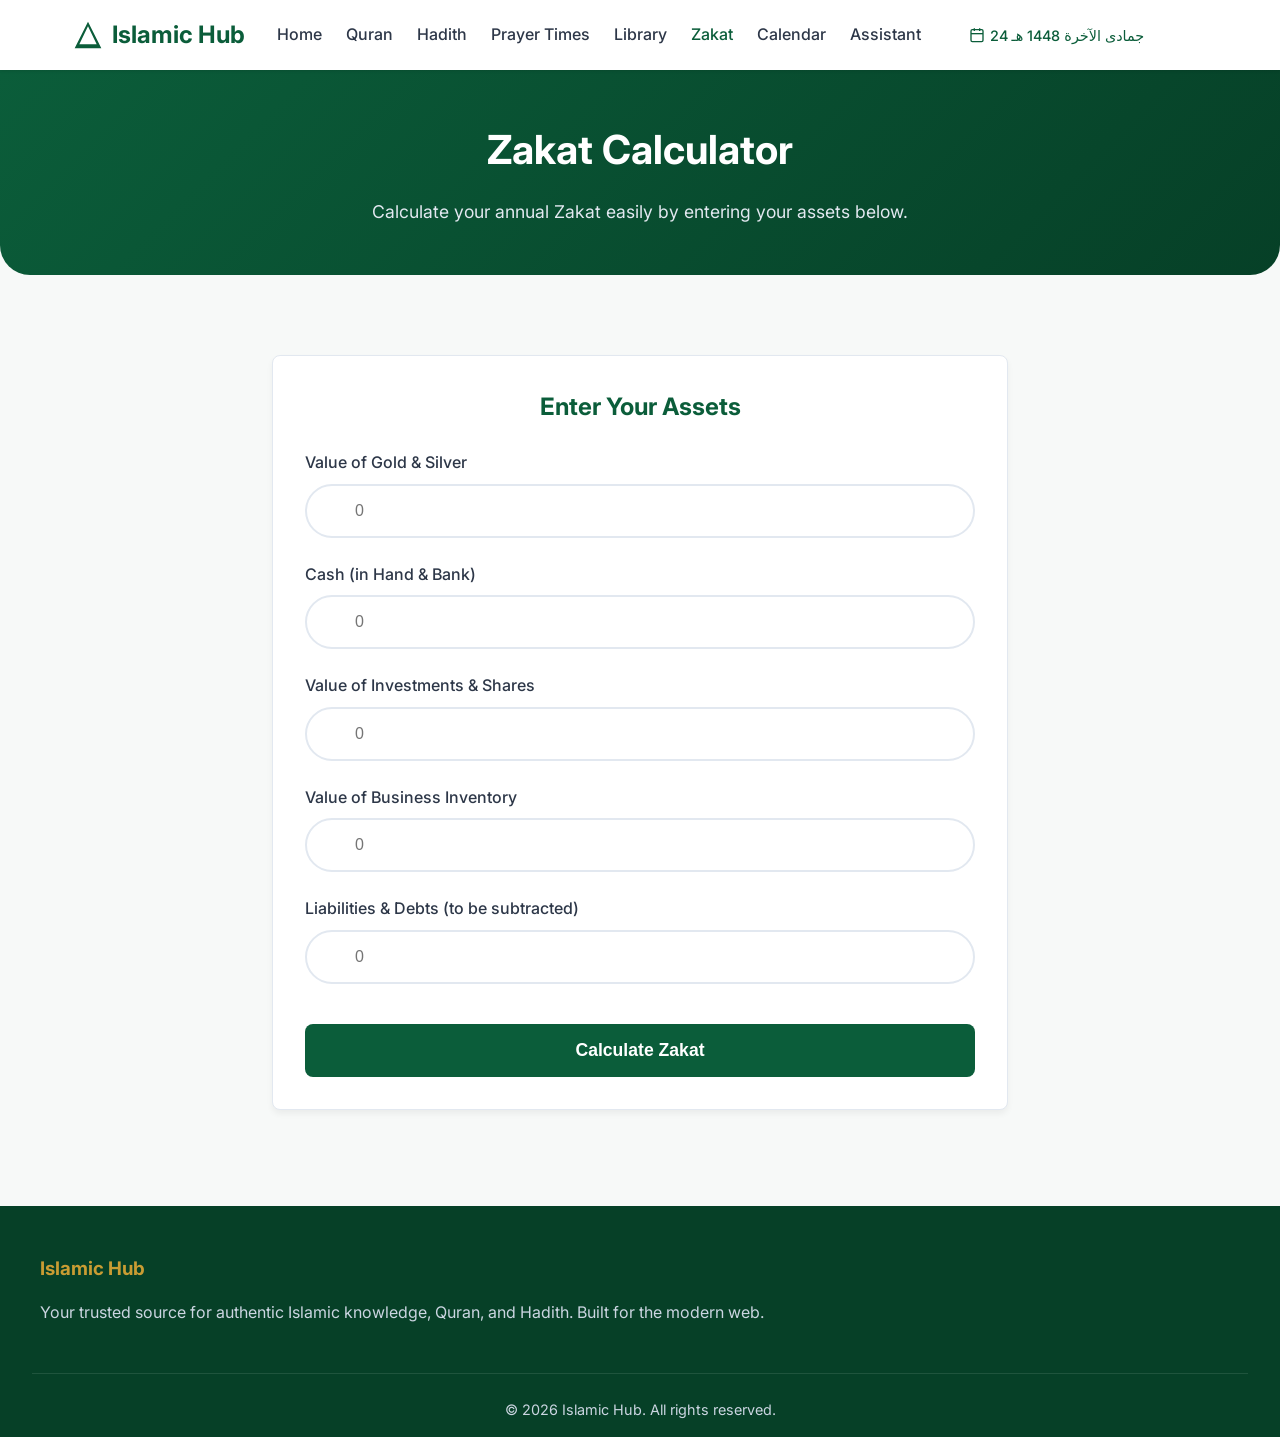
<file: zakat.html>
<!DOCTYPE html>
<html lang="en">
<head>
    <meta charset="UTF-8">
    <meta name="viewport" content="width=device-width, initial-scale=1.0">
    <title>Zakat Calculator - Islamic Hub</title>
    <meta name="description" content="Calculate your annual Zakat easily with our Zakat Calculator.">
    <link href="https://fonts.googleapis.com/css2?family=Amiri:wght@400;700&family=Inter:wght@300;400;500;600;700&display=swap" rel="stylesheet">
    <link rel="stylesheet" href="css/style_v1.css">
    <link rel="stylesheet" href="css/responsive.css">
</head>
<body>

    <!-- Header Navigation -->
    <header>
        <div class="nav-container">
            <a href="index.html" class="logo">
                <svg class="logo-icon" viewBox="0 0 24 24" xmlns="http://www.w3.org/2000/svg">
                    <path d="M12 2L2 22h20L12 2zm0 3.5L18.5 19h-13L12 5.5z"/>
                </svg>
                Islamic Hub
            </a>
            
            <nav id="nav-menu">
                <ul>
                    <li><a href="index.html">Home</a></li>
                    <li><a href="quran.html">Quran</a></li>
                    <li><a href="hadith.html">Hadith</a></li>
                    <li><a href="prayer.html">Prayer Times</a></li>
                    <li><a href="duas.html">Library</a></li>
                    <li><a href="zakat.html" class="active">Zakat</a></li>
                    <li><a href="calendar.html">Calendar</a></li>
                    <li><a href="assistant.html">Assistant</a></li>
                </ul>
            </nav>

            <button id="theme-toggle" class="theme-toggle" aria-label="Toggle Dark Mode"></button>
            <button id="mobile-toggle" class="mobile-toggle" aria-label="Toggle Mobile Menu">
                <svg xmlns="http://www.w3.org/2000/svg" width="24" height="24" viewBox="0 0 24 24" fill="none" stroke="currentColor" stroke-width="2"><line x1="3" y1="12" x2="21" y2="12"></line><line x1="3" y1="6" x2="21" y2="6"></line><line x1="3" y1="18" x2="21" y2="18"></line></svg>
            </button>
        </div>
    </header>

    <main>
        <section class="hero" style="background: linear-gradient(135deg, var(--primary-color), var(--primary-dark)); color: white; padding: 3rem 2rem; text-align: center; border-bottom-left-radius: 30px; border-bottom-right-radius: 30px; margin-bottom: 3rem;">
            <div style="max-width: 800px; margin: 0 auto;">
                <h1 style="font-size: 2.5rem; margin-bottom: 1rem;">Zakat Calculator</h1>
                <p style="font-size: 1.1rem; color: #e2e8f0;">Calculate your annual Zakat easily by entering your assets below.</p>
            </div>
        </section>

        <div class="container" style="max-width: 800px;">
            <div class="card" style="padding: 2rem;">
                <h2 style="color: var(--primary-color); margin-bottom: 1.5rem; text-align: center;">Enter Your Assets</h2>
                
                <form id="zakat-form" style="display: flex; flex-direction: column; gap: 1.5rem;">
                    <div>
                        <label for="gold" style="display: block; margin-bottom: 0.5rem; font-weight: 500;">Value of Gold & Silver</label>
                        <input type="number" id="gold" class="search-input" placeholder="0" min="0" style="width: 100%;">
                    </div>
                    
                    <div>
                        <label for="cash" style="display: block; margin-bottom: 0.5rem; font-weight: 500;">Cash (in Hand & Bank)</label>
                        <input type="number" id="cash" class="search-input" placeholder="0" min="0" style="width: 100%;">
                    </div>

                    <div>
                        <label for="investments" style="display: block; margin-bottom: 0.5rem; font-weight: 500;">Value of Investments & Shares</label>
                        <input type="number" id="investments" class="search-input" placeholder="0" min="0" style="width: 100%;">
                    </div>

                    <div>
                        <label for="business" style="display: block; margin-bottom: 0.5rem; font-weight: 500;">Value of Business Inventory</label>
                        <input type="number" id="business" class="search-input" placeholder="0" min="0" style="width: 100%;">
                    </div>

                    <div>
                        <label for="liabilities" style="display: block; margin-bottom: 0.5rem; font-weight: 500;">Liabilities & Debts (to be subtracted)</label>
                        <input type="number" id="liabilities" class="search-input" placeholder="0" min="0" style="width: 100%;">
                    </div>

                    <button type="submit" style="background: var(--primary-color); color: white; border: none; padding: 1rem; border-radius: 8px; font-size: 1.1rem; font-weight: 600; cursor: pointer; margin-top: 1rem; transition: background 0.3s;">Calculate Zakat</button>
                </form>

                <div id="zakat-result" style="margin-top: 2rem; padding: 1.5rem; background: var(--bg-secondary); border-radius: 8px; text-align: center; display: none;">
                    <h3 style="margin-bottom: 1rem; color: var(--text-color);">Total Zakat Payable (2.5%)</h3>
                    <div id="zakat-amount" style="font-size: 2.5rem; color: var(--primary-color); font-weight: 700;">0</div>
                    <p style="margin-top: 1rem; color: var(--text-secondary); font-size: 0.9rem;">* Ensure your total wealth reaches the Nisab threshold before paying Zakat.</p>
                </div>
            </div>
        </div>
    </main>

    <footer>
        <div class="footer-content">
            <div class="footer-col">
                <h3>Islamic Hub</h3>
                <p style="color: #cbd5e1; margin-bottom: 1rem;">Your trusted source for authentic Islamic knowledge, Quran, and Hadith. Built for the modern web.</p>
            </div>
        </div>
        <div class="footer-bottom">
            <p>&copy; 2026 Islamic Hub. All rights reserved.</p>
        </div>
    </footer>

    <script src="js/main_v1.js"></script>
    <script src="js/zakat.js"></script>
</body>
</html>
</file>
<file: css/style_v1.css>
/* CSS Variables for Light and Dark Modes */
:root {
    /* Islamic Green Palette */
    --primary-color: #0b5d3a;
    --primary-light: #168a57;
    --primary-dark: #064027;
    --accent-color: #c99c33; /* Gold/Brass accent */
    
    /* Light Theme */
    --bg-color: #f7f9f8;
    --surface-color: #ffffff;
    --text-primary: #2d3748;
    --text-secondary: #4a5568;
    --border-color: #e2e8f0;
    
    /* Typography */
    --font-sans: 'Inter', system-ui, -apple-system, sans-serif;
    --font-arabic: 'Amiri', 'Scheherazade New', serif;
    
    /* Utils */
    --shadow-sm: 0 1px 3px rgba(0,0,0,0.1);
    --shadow-md: 0 4px 6px rgba(0,0,0,0.05);
    --shadow-lg: 0 10px 15px rgba(0,0,0,0.1);
    --radius: 8px;
    --transition: all 0.3s ease;
}

[data-theme="dark"] {
    --bg-color: #0f172a;
    --surface-color: #1e293b;
    --text-primary: #f1f5f9;
    --text-secondary: #cbd5e1;
    --border-color: #334155;
    --primary-color: #168a57;
    --primary-light: #22c55e;
    --primary-dark: #0b5d3a;
    --shadow-sm: 0 1px 3px rgba(0,0,0,0.3);
    --shadow-md: 0 4px 6px rgba(0,0,0,0.4);
    --shadow-lg: 0 10px 15px rgba(0,0,0,0.5);
}

* {
    margin: 0;
    padding: 0;
    box-sizing: border-box;
}

body {
    font-family: var(--font-sans);
    background-color: var(--bg-color);
    color: var(--text-primary);
    line-height: 1.6;
    transition: background-color var(--transition), color var(--transition);
}

.arabic-text {
    font-family: var(--font-arabic);
    font-size: 2rem;
    line-height: 2.2;
    text-align: right;
    direction: rtl;
    padding: 1rem 0;
}

/* Header & Navigation */
header {
    background-color: var(--surface-color);
    box-shadow: var(--shadow-sm);
    position: sticky;
    top: 0;
    z-index: 100;
}

.nav-container {
    max-width: 1200px;
    margin: 0 auto;
    padding: 1rem 2rem;
    display: flex;
    justify-content: space-between;
    align-items: center;
}

.logo {
    display: flex;
    align-items: center;
    gap: 0.5rem;
    text-decoration: none;
    font-size: 1.5rem;
    font-weight: 700;
    color: var(--primary-color);
}

.logo-icon {
    width: 32px;
    height: 32px;
    fill: var(--primary-color);
}

nav ul {
    list-style: none;
    display: flex;
    gap: 1.5rem;
    align-items: center;
}

nav a {
    text-decoration: none;
    color: var(--text-primary);
    font-weight: 500;
    transition: var(--transition);
}

nav a:hover, nav a.active {
    color: var(--primary-color);
}

/* Theme Toggle Button */
.theme-toggle {
    background: none;
    border: none;
    color: var(--text-primary);
    cursor: pointer;
    font-size: 1.25rem;
    display: flex;
    align-items: center;
    justify-content: center;
    padding: 0.5rem;
    border-radius: 50%;
    transition: var(--transition);
}

.theme-toggle:hover {
    background-color: var(--border-color);
}

/* Mobile Menu Toggle */
.mobile-toggle {
    display: none;
    background: none;
    border: none;
    color: var(--text-primary);
    font-size: 1.5rem;
    cursor: pointer;
}

/* Common Layout */
.container {
    max-width: 1200px;
    margin: 0 auto;
    padding: 2rem;
}

.section-title {
    font-size: 2rem;
    color: var(--primary-color);
    margin-bottom: 1.5rem;
    text-align: center;
    position: relative;
    padding-bottom: 0.5rem;
}

.section-title::after {
    content: '';
    position: absolute;
    bottom: 0;
    left: 50%;
    transform: translateX(-50%);
    width: 60px;
    height: 3px;
    background-color: var(--accent-color);
    border-radius: 2px;
}

/* Cards */
.card {
    background-color: var(--surface-color);
    border-radius: var(--radius);
    padding: 1.5rem;
    box-shadow: var(--shadow-md);
    transition: var(--transition);
    border: 1px solid var(--border-color);
}

.card:hover {
    transform: translateY(-5px);
    box-shadow: var(--shadow-lg);
    border-color: var(--primary-light);
}

/* Buttons */
.btn {
    display: inline-block;
    padding: 0.75rem 1.5rem;
    border-radius: var(--radius);
    text-decoration: none;
    font-weight: 600;
    text-align: center;
    cursor: pointer;
    transition: var(--transition);
    border: none;
    font-size: 1rem;
}

.btn-primary {
    background-color: var(--primary-color);
    color: white;
}

.btn-primary:hover {
    background-color: var(--primary-dark);
}

.btn-secondary {
    background-color: transparent;
    color: var(--primary-color);
    border: 2px solid var(--primary-color);
}

.btn-secondary:hover {
    background-color: var(--primary-color);
    color: white;
}

/* Search Box */
.search-container {
    position: relative;
    max-width: 600px;
    margin: 0 auto 2rem;
}

.search-input {
    width: 100%;
    padding: 1rem 1rem 1rem 3rem;
    border: 2px solid var(--border-color);
    border-radius: 30px;
    font-size: 1rem;
    background-color: var(--surface-color);
    color: var(--text-primary);
    transition: var(--transition);
}

.search-input:focus {
    outline: none;
    border-color: var(--primary-color);
    box-shadow: 0 0 0 3px rgba(11, 93, 58, 0.2);
}

.search-icon {
    position: absolute;
    left: 1rem;
    top: 50%;
    transform: translateY(-50%);
    color: var(--text-secondary);
}

/* Footer */
footer {
    background-color: var(--primary-dark);
    color: white;
    padding: 3rem 2rem 1rem;
    margin-top: 4rem;
}

.footer-content {
    max-width: 1200px;
    margin: 0 auto;
    display: grid;
    grid-template-columns: repeat(auto-fit, minmax(250px, 1fr));
    gap: 2rem;
    margin-bottom: 2rem;
}

.footer-col h3 {
    color: var(--accent-color);
    margin-bottom: 1rem;
}

.footer-col ul {
    list-style: none;
}

.footer-col ul li {
    margin-bottom: 0.5rem;
}

.footer-col a {
    color: #e2e8f0;
    text-decoration: none;
    transition: var(--transition);
}

.footer-col a:hover {
    color: white;
    padding-left: 5px;
}

.footer-bottom {
    text-align: center;
    padding-top: 1.5rem;
    border-top: 1px solid rgba(255,255,255,0.1);
    font-size: 0.9rem;
    color: #cbd5e1;
}

/* Utilities */
.text-center { text-align: center; }
.mb-1 { margin-bottom: 1rem; }
.mb-2 { margin-bottom: 2rem; }
.mt-2 { margin-top: 2rem; }

/* Loader */
.loader {
    display: inline-block;
    width: 50px;
    height: 50px;
    border: 3px solid rgba(11, 93, 58, 0.3);
    border-radius: 50%;
    border-top-color: var(--primary-color);
    animation: spin 1s ease-in-out infinite;
}

@keyframes spin {
    to { transform: rotate(360deg); }
}

.loader-container {
    display: flex;
    justify-content: center;
    align-items: center;
    min-height: 200px;
}

/* Urdu Typography and Translation Options */
.urdu-text {
    font-family: 'Noto Nastaliq Urdu', 'Amiri', 'Scheherazade New', serif;
    font-size: 1.35rem;
    line-height: 2.4;
    text-align: right;
    direction: rtl;
    margin-top: 1rem;
    color: var(--text-primary);
}

.reader-settings-panel {
    background-color: var(--surface-color);
    border: 1px solid var(--border-color);
    border-radius: var(--radius);
    padding: 1rem 1.5rem;
    margin-bottom: 1.5rem;
    display: flex;
    flex-wrap: wrap;
    justify-content: space-between;
    align-items: center;
    gap: 1rem;
    box-shadow: var(--shadow-sm);
    transition: var(--transition);
}

.reader-settings-title {
    font-weight: 600;
    color: var(--primary-color);
    font-size: 0.95rem;
    display: flex;
    align-items: center;
    gap: 0.5rem;
}

.reader-settings-controls {
    display: flex;
    flex-wrap: wrap;
    gap: 1.25rem;
    align-items: center;
}

.settings-label {
    display: flex;
    align-items: center;
    gap: 0.5rem;
    cursor: pointer;
    font-size: 0.9rem;
    font-weight: 500;
    color: var(--text-secondary);
    user-select: none;
}

.settings-checkbox {
    appearance: none;
    -webkit-appearance: none;
    width: 1.2rem;
    height: 1.2rem;
    border: 2px solid var(--border-color);
    border-radius: 4px;
    outline: none;
    background-color: var(--bg-color);
    cursor: pointer;
    display: grid;
    place-content: center;
    transition: var(--transition);
}

.settings-checkbox:checked {
    background-color: var(--primary-color);
    border-color: var(--primary-color);
}

.settings-checkbox:checked::before {
    content: "";
    width: 0.55rem;
    height: 0.55rem;
    transform: scale(1);
    background-color: white;
    clip-path: polygon(14% 44%, 0 65%, 50% 100%, 100% 16%, 80% 0%, 43% 62%);
}

.settings-checkbox:hover {
    border-color: var(--primary-light);
}

/* On-demand translate button */
.translate-action-container {
    margin-top: 1rem;
    display: flex;
    justify-content: flex-start;
}

.translate-btn {
    background-color: transparent;
    color: var(--accent-color);
    border: 1px solid var(--accent-color);
    padding: 0.4rem 0.8rem;
    font-size: 0.85rem;
    font-weight: 600;
    border-radius: 6px;
    cursor: pointer;
    display: inline-flex;
    align-items: center;
    gap: 0.5rem;
    transition: var(--transition);
}

.translate-btn:hover {
    background-color: var(--accent-color);
    color: white;
}

.translate-btn:disabled {
    opacity: 0.6;
    cursor: not-allowed;
}

/* Spinner for translation */
.btn-spinner {
    width: 14px;
    height: 14px;
    border: 2px solid rgba(255, 255, 255, 0.3);
    border-radius: 50%;
    border-top-color: currentColor;
    animation: spin 0.8s linear infinite;
    display: inline-block;
}

/* Alert styles for empty/error messages */
.translation-error {
    color: #e53e3e;
    font-size: 0.85rem;
    margin-top: 0.5rem;
}

/* Hijri Date Dropdown Styles */
.hijri-container {
    position: relative;
    display: inline-flex;
    align-items: center;
}

.hijri-date-btn {
    background: none;
    border: none;
    color: var(--primary-color);
    font-weight: 500;
    font-size: 0.9rem;
    margin: 0 0.5rem;
    display: flex;
    align-items: center;
    cursor: pointer;
    gap: 6px;
    padding: 6px 10px;
    border-radius: var(--radius);
    transition: var(--transition);
}

.hijri-date-btn:hover {
    background-color: rgba(22, 138, 87, 0.1);
}

.hijri-date-btn.active {
    background-color: rgba(22, 138, 87, 0.15);
}

.hijri-date-btn .chevron-icon {
    transition: transform 0.2s ease;
    fill: none;
}

.hijri-date-btn.active .chevron-icon {
    transform: rotate(180deg);
}

.hijri-dropdown {
    display: none;
    position: absolute;
    top: 100%;
    right: 0.5rem;
    margin-top: 8px;
    background-color: var(--surface-color);
    border: 1px solid var(--border-color);
    border-radius: var(--radius);
    box-shadow: var(--shadow-lg);
    padding: 10px;
    width: 220px;
    z-index: 1000;
    flex-direction: column;
    gap: 4px;
}

.hijri-dropdown.show {
    display: flex;
}

.hijri-dropdown-title {
    font-size: 0.75rem;
    font-weight: 600;
    color: var(--text-secondary);
    margin-bottom: 4px;
    border-bottom: 1px solid var(--border-color);
    padding-bottom: 6px;
    text-transform: uppercase;
    letter-spacing: 0.5px;
    text-align: left;
}

.hijri-option-btn {
    background: none;
    border: none;
    text-align: left;
    padding: 8px 10px;
    font-size: 0.85rem;
    border-radius: 6px;
    color: var(--text-primary);
    cursor: pointer;
    display: flex;
    justify-content: space-between;
    align-items: center;
    transition: var(--transition);
    width: 100%;
}

.hijri-option-btn:hover {
    background-color: rgba(22, 138, 87, 0.08);
    color: var(--primary-color);
}

.hijri-option-btn.active {
    background-color: var(--primary-color);
    color: white !important;
    font-weight: 600;
}

.hijri-option-btn.active .offset-preview {
    color: rgba(255, 255, 255, 0.8) !important;
}

.offset-preview {
    color: var(--text-secondary);
    font-size: 0.75rem;
}
</file>
<file: css/responsive.css>
/* Responsive Styles */
@media (max-width: 768px) {
    .nav-container {
        flex-direction: column;
        align-items: flex-start;
        padding: 1rem;
    }

    nav ul {
        display: none;
        flex-direction: column;
        width: 100%;
        gap: 1rem;
        margin-top: 1rem;
    }

    nav ul.show {
        display: flex;
    }

    .mobile-toggle {
        display: block;
        position: absolute;
        right: 4rem;
        top: 1.25rem;
    }

    .theme-toggle {
        position: absolute;
        right: 1rem;
        top: 1.25rem;
    }

    .container {
        padding: 1rem;
    }

    .section-title {
        font-size: 1.5rem;
    }

    .arabic-text {
        font-size: 1.5rem;
    }

    .footer-content {
        grid-template-columns: 1fr;
    }
}
</file>
